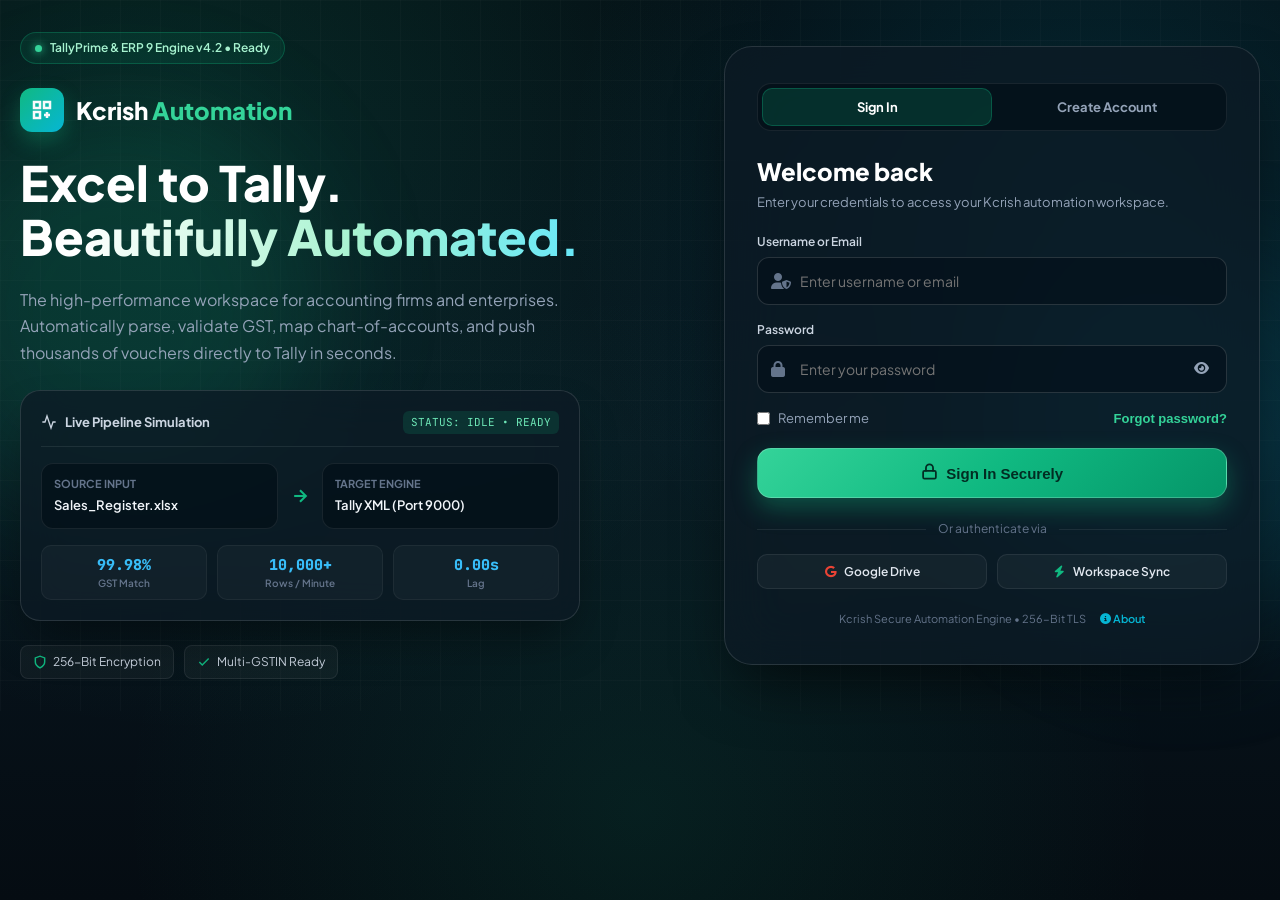
<file: index.html>
<!DOCTYPE html>
<html lang="en">
<head>
<meta charset="utf-8">
<meta name="viewport" content="width=device-width, initial-scale=1.0">
<meta name="description" content="Kcrish Automation Workspace - Enterprise Grade Excel to Tally Processing Engine">
<meta name="theme-color" content="#061219">
<title>Kcrish • Excel to Tally Automation Suite</title>
<script src="https://accounts.google.com/gsi/client" async defer></script>
<link rel="preconnect" href="https://fonts.googleapis.com">
<link rel="preconnect" href="https://fonts.gstatic.com" crossorigin>
<link href="https://fonts.googleapis.com/css2?family=Plus+Jakarta+Sans:wght@400;500;600;700;800&family=JetBrains+Mono:wght@400;600&display=swap" rel="stylesheet">
<link rel="stylesheet" href="https://cdnjs.cloudflare.com/ajax/libs/font-awesome/6.4.0/css/all.min.css">
<style>
:root {
  --primary: #10b981;
  --primary-hover: #059669;
  --primary-light: #34d399;
  --primary-glow: rgba(16, 185, 129, 0.35);
  --cyan: #06b6d4;
  --bg-dark: #061118;
  --bg-card: rgba(12, 26, 36, 0.75);
  --border-card: rgba(255, 255, 255, 0.12);
  --border-input: rgba(255, 255, 255, 0.14);
  --text-main: #f8fafc;
  --text-muted: #94a3b8;
  --text-dim: #64748b;
  --danger: #ef4444;
  --warning: #f59e0b;
  --success: #10b981;
  --font-main: 'Plus Jakarta Sans', system-ui, -apple-system, sans-serif;
  --font-mono: 'JetBrains Mono', monospace;
}

* { box-sizing: border-box; margin: 0; padding: 0; }
html, body { min-height: 100%; }

body {
  font-family: var(--font-main);
  background-color: var(--bg-dark);
  color: var(--text-main);
  line-height: 1.5;
  position: relative;
  overflow-x: hidden;
  background-image: 
    radial-gradient(circle at 15% 15%, rgba(16, 185, 129, 0.15) 0%, transparent 45%),
    radial-gradient(circle at 85% 20%, rgba(6, 182, 212, 0.14) 0%, transparent 40%),
    radial-gradient(circle at 50% 90%, rgba(16, 185, 129, 0.1) 0%, transparent 50%),
    linear-gradient(180deg, #050e14 0%, #081620 50%, #050c12 100%);
  background-attachment: fixed;
  display: flex;
  flex-direction: column;
  justify-content: center;
  align-items: center;
  padding: 32px 16px;
  opacity: 0;
  transform: translateY(8px);
  transition: opacity 0.4s ease-in-out, transform 0.4s ease-in-out;
}

body.page-loaded { opacity: 1; transform: translateY(0); }
body.page-exiting { opacity: 0; transform: translateY(-8px); }

.orb { position: fixed; border-radius: 50%; pointer-events: none; z-index: 0; filter: blur(60px); will-change: transform; }
.orb-1 { width: 400px; height: 400px; left: -80px; top: 15%; background: rgba(16, 185, 129, 0.14); }
.orb-2 { width: 380px; height: 380px; right: -90px; bottom: 10%; background: rgba(6, 182, 212, 0.12); }

.grid-bg {
  position: fixed; inset: 0; background-size: 40px 40px;
  background-image: linear-gradient(to right, rgba(255, 255, 255, 0.02) 1px, transparent 1px),
                    linear-gradient(to bottom, rgba(255, 255, 255, 0.02) 1px, transparent 1px);
  pointer-events: none; z-index: 0;
}

.shell {
  position: relative; z-index: 1; width: 100%; max-width: 1240px; margin: auto;
  display: grid; grid-template-columns: 1.15fr 0.95fr; gap: 56px; align-items: center;
}

.showcase { display: flex; flex-direction: column; gap: 24px; }
.badge {
  display: inline-flex; align-items: center; gap: 8px; padding: 6px 14px; border-radius: 999px;
  background: rgba(16, 185, 129, 0.1); border: 1px solid rgba(16, 185, 129, 0.28);
  color: #a7f3d0; font-size: 12px; font-weight: 600; width: fit-content;
}
.pulse-dot { width: 7px; height: 7px; border-radius: 50%; background-color: var(--primary-light); box-shadow: 0 0 8px var(--primary-light); }

.brand-header { display: flex; align-items: center; gap: 12px; }
.brand-logo-icon {
  width: 44px; height: 44px; border-radius: 12px; background: linear-gradient(135deg, #10b981 0%, #06b6d4 100%);
  display: flex; align-items: center; justify-content: center; box-shadow: 0 8px 20px rgba(16, 185, 129, 0.3);
}
.brand-title { font-size: 24px; font-weight: 800; color: #ffffff; }
.brand-title span { color: var(--primary-light); }

h1 { font-size: clamp(34px, 3.8vw, 54px); line-height: 1.1; font-weight: 800; color: #ffffff; }
.gradient-text { background: linear-gradient(90deg, #ffffff 10%, #a7f3d0 60%, #67e8f9 100%); -webkit-background-clip: text; background-clip: text; color: transparent; }
.desc { color: var(--text-muted); font-size: 16px; line-height: 1.65; max-width: 580px; }

.sync-preview-card {
  background: var(--bg-card); border: 1px solid var(--border-card); border-radius: 20px; padding: 20px;
  box-shadow: 0 24px 48px -12px rgba(0, 0, 0, 0.45); backdrop-filter: blur(20px); display: flex; flex-direction: column; gap: 16px; max-width: 560px;
}
.sync-card-header { display: flex; align-items: center; justify-content: space-between; border-bottom: 1px solid rgba(255, 255, 255, 0.08); padding-bottom: 12px; }
.sync-title { font-size: 13px; font-weight: 700; color: #cbd5e1; display: flex; align-items: center; gap: 8px; }
.sync-status-tag { font-size: 11px; font-family: var(--font-mono); background: rgba(16, 185, 129, 0.15); color: #6ee7b7; padding: 3px 8px; border-radius: 6px; }

.sync-flow { display: grid; grid-template-columns: 1fr auto 1fr; align-items: center; gap: 12px; }
.sync-node { background: rgba(3, 14, 23, 0.6); border: 1px solid rgba(255, 255, 255, 0.08); border-radius: 12px; padding: 12px; display: flex; flex-direction: column; gap: 4px; }
.sync-node-label { font-size: 11px; text-transform: uppercase; color: var(--text-dim); font-weight: 700; }
.sync-node-val { font-size: 13px; font-weight: 600; color: #f1f5f9; display: flex; align-items: center; gap: 6px; }
.sync-arrow { color: var(--primary); display: flex; align-items: center; justify-content: center; }

.sync-metrics { display: grid; grid-template-columns: repeat(3, 1fr); gap: 10px; }
.metric-box { background: rgba(255, 255, 255, 0.03); border: 1px solid rgba(255, 255, 255, 0.05); border-radius: 10px; padding: 8px 12px; text-align: center; }
.metric-box .val { font-size: 15px; font-weight: 800; color: #38bdf8; font-family: var(--font-mono); }
.metric-box .lbl { font-size: 10px; color: var(--text-dim); font-weight: 600; }

.pills { display: flex; flex-wrap: wrap; gap: 10px; }
.pill { padding: 7px 12px; border-radius: 8px; background: rgba(255, 255, 255, 0.04); border: 1px solid rgba(255, 255, 255, 0.08); font-size: 12px; color: #cbd5e1; display: flex; align-items: center; gap: 6px; }
.pill svg { color: var(--primary); }

.login-card {
  position: relative; background: var(--bg-card); border: 1px solid var(--border-card); border-radius: 28px; padding: 36px 32px;
  box-shadow: 0 30px 60px -15px rgba(0, 0, 0, 0.6); backdrop-filter: blur(28px); overflow: hidden;
}

.tabs-container {
  display: grid; grid-template-columns: 1fr 1fr; background: rgba(3, 14, 23, 0.6); padding: 4px; border-radius: 14px;
  border: 1px solid rgba(255, 255, 255, 0.08); margin-bottom: 22px;
}
.tab-btn {
  border: none; background: transparent; color: var(--text-muted); padding: 10px 12px; border-radius: 10px;
  font-weight: 700; font-size: 13px; font-family: inherit; cursor: pointer; display: flex; align-items: center; justify-content: center; gap: 8px;
}
.tab-btn.active { color: #ffffff; background: rgba(16, 185, 129, 0.18); border: 1px solid rgba(16, 185, 129, 0.3); }

.auth-header { margin-bottom: 20px; }
.auth-header h2 { font-size: 24px; font-weight: 800; color: #ffffff; }
.auth-header p { color: var(--text-muted); font-size: 13px; margin-top: 4px; }

.form-group { margin-bottom: 16px; position: relative; }
.form-label { display: block; font-size: 12px; font-weight: 600; color: #cbd5e1; margin-bottom: 6px; }
.input-wrapper { position: relative; display: flex; align-items: center; }
.input-icon { position: absolute; left: 14px; color: var(--text-dim); pointer-events: none; }
.form-input {
  width: 100%; height: 48px; border-radius: 12px; border: 1px solid var(--border-input); background: rgba(3, 14, 23, 0.55);
  color: #ffffff; padding: 0 42px 0 42px; font-family: inherit; font-size: 14px; outline: none;
}
.form-input:focus { border-color: var(--primary); box-shadow: 0 0 0 3px var(--primary-glow); }

.eye-toggle {
  position: absolute; right: 10px; width: 32px; height: 32px; border-radius: 8px; border: none; background: transparent;
  color: var(--text-muted); cursor: pointer; display: flex; align-items: center; justify-content: center;
}

.signup-extra-fields { display: none; }
.form-options { display: flex; justify-content: space-between; align-items: center; font-size: 13px; margin: 6px 0 20px; color: var(--text-muted); }
.checkbox-wrap { display: flex; align-items: center; gap: 8px; cursor: pointer; }
.link-btn { background: none; border: none; color: var(--primary-light); font-size: 13px; font-weight: 600; cursor: pointer; }

.btn-submit {
  width: 100%; height: 50px; border-radius: 14px; border: 1px solid rgba(255, 255, 255, 0.2);
  background: linear-gradient(135deg, #34d399 0%, #10b981 50%, #059669 100%); color: #022c22; font-size: 15px; font-weight: 800;
  cursor: pointer; display: flex; align-items: center; justify-content: center; gap: 8px; box-shadow: 0 10px 25px var(--primary-glow);
}
.spinner { display: none; width: 18px; height: 18px; border: 2px solid rgba(2, 44, 34, 0.3); border-top-color: #022c22; border-radius: 50%; animation: spin 0.7s linear infinite; }
@keyframes spin { to { transform: rotate(360deg); } }

.status-box { min-height: 20px; margin-top: 14px; padding: 10px 12px; border-radius: 10px; font-size: 13px; font-weight: 600; display: none; }
.status-box.error { background: rgba(239, 68, 68, 0.12); border: 1px solid rgba(239, 68, 68, 0.3); color: #fca5a5; }
.status-box.success { background: rgba(16, 185, 129, 0.15); border: 1px solid rgba(16, 185, 129, 0.35); color: #6ee7b7; }

.auth-divider { display: flex; align-items: center; gap: 12px; margin: 22px 0 16px; color: var(--text-dim); font-size: 12px; }
.auth-divider::before, .auth-divider::after { content: ""; flex: 1; height: 1px; background: rgba(255, 255, 255, 0.08); }

.sso-grid { display: grid; grid-template-columns: 1fr 1fr; gap: 10px; }
.sso-btn {
  background: rgba(255, 255, 255, 0.04); border: 1px solid rgba(255, 255, 255, 0.08); border-radius: 10px; padding: 9px 12px;
  color: #e2e8f0; font-size: 12px; font-weight: 600; font-family: inherit; cursor: pointer; display: flex; align-items: center; justify-content: center; gap: 8px;
}

.card-foot { text-align: center; margin-top: 22px; font-size: 11px; color: var(--text-dim); display: flex; align-items: center; justify-content: center; gap: 6px; }
.card-foot a { color: var(--cyan); text-decoration: none; font-weight: 600; margin-left: 8px; }

/* 6-Digit Split OTP Boxes Layout */
.otp-inputs-container {
  display: flex;
  align-items: center;
  justify-content: center;
  gap: 8px;
  margin: 20px 0;
}

.otp-box {
  width: 45px;
  height: 52px;
  text-align: center;
  font-size: 22px;
  font-weight: 700;
  font-family: var(--font-mono);
  color: #ffffff;
  background: rgba(3, 14, 23, 0.7);
  border: 1px solid var(--border-input);
  border-radius: 12px;
  outline: none;
  transition: all 0.2s ease;
}

.otp-box:focus {
  border-color: var(--primary);
  background: rgba(3, 14, 23, 0.95);
  box-shadow: 0 0 0 3px var(--primary-glow);
}

.otp-separator {
  color: var(--text-dim);
  font-size: 20px;
  font-weight: 700;
  margin: 0 2px;
}

.modal-overlay {
  position: fixed; inset: 0; background: rgba(0, 0, 0, 0.7); backdrop-filter: blur(8px);
  display: none; align-items: center; justify-content: center; z-index: 100; padding: 16px;
}
.modal-overlay.open { display: flex; }
.modal-box {
  background: #091722; border: 1px solid rgba(255, 255, 255, 0.15); border-radius: 20px;
  width: 100%; max-width: 440px; padding: 28px; position: relative;
}
.modal-close-btn {
  position: absolute; top: 18px; right: 18px; background: rgba(255, 255, 255, 0.06); border: none; color: #94a3b8;
  width: 32px; height: 32px; border-radius: 50%; cursor: pointer; display: flex; align-items: center; justify-content: center;
}
.modal-box h3 { font-size: 20px; font-weight: 800; color: #ffffff; margin-bottom: 8px; }
.modal-box p { color: var(--text-muted); font-size: 13px; margin-bottom: 20px; }
</style>
</head>
<body>

<div class="grid-bg"></div>
<div class="orb orb-1"></div>
<div class="orb orb-2"></div>

<main class="shell">
  <section class="showcase">
    <div class="badge"><span class="pulse-dot"></span><span>TallyPrime &amp; ERP 9 Engine v4.2 • Ready</span></div>
    <div class="brand-header">
      <div class="brand-logo-icon"><svg width="24" height="24" viewBox="0 0 24 24" fill="none" stroke="currentColor" stroke-width="2.5"><path d="M4 4h6v6H4z"/><path d="M14 4h6v6h-6z"/><path d="M4 14h6v6H4z"/><path d="M17 14v6"/><path d="M14 17h6"/></svg></div>
      <div class="brand-title">Kcrish <span>Automation</span></div>
    </div>
    <h1>Excel to Tally.<br><span class="gradient-text">Beautifully Automated.</span></h1>
    <p class="desc">The high-performance workspace for accounting firms and enterprises. Automatically parse, validate GST, map chart-of-accounts, and push thousands of vouchers directly to Tally in seconds.</p>
    
    <div class="sync-preview-card">
      <div class="sync-card-header">
        <span class="sync-title"><svg width="16" height="16" viewBox="0 0 24 24" fill="none" stroke="currentColor" stroke-width="2"><polyline points="22 12 18 12 15 21 9 3 6 12 2 12"></polyline></svg> Live Pipeline Simulation</span>
        <span class="sync-status-tag">STATUS: IDLE • READY</span>
      </div>
      <div class="sync-flow">
        <div class="sync-node"><span class="sync-node-label">Source Input</span><span class="sync-node-val">Sales_Register.xlsx</span></div>
        <div class="sync-arrow"><svg width="20" height="20" viewBox="0 0 24 24" fill="none" stroke="currentColor" stroke-width="2.5"><line x1="5" y1="12" x2="19" y2="12"></line><polyline points="12 5 19 12 12 19"></polyline></svg></div>
        <div class="sync-node"><span class="sync-node-label">Target Engine</span><span class="sync-node-val">Tally XML (Port 9000)</span></div>
      </div>
      <div class="sync-metrics">
        <div class="metric-box"><div class="val">99.98%</div><div class="lbl">GST Match</div></div>
        <div class="metric-box"><div class="val">10,000+</div><div class="lbl">Rows / Minute</div></div>
        <div class="metric-box"><div class="val">0.00s</div><div class="lbl">Lag</div></div>
      </div>
    </div>

    <div class="pills">
      <span class="pill"><svg width="14" height="14" viewBox="0 0 24 24" fill="none" stroke="currentColor" stroke-width="2.5"><path d="M12 22s8-4 8-10V5l-8-3-8 3v7c0 6 8 10 8 10z"></path></svg> 256-Bit Encryption</span>
      <span class="pill"><svg width="14" height="14" viewBox="0 0 24 24" fill="none" stroke="currentColor" stroke-width="2.5"><polyline points="20 6 9 17 4 12"></polyline></svg> Multi-GSTIN Ready</span>
    </div>
  </section>

  <section class="login-card">
    <div class="tabs-container" role="tablist">
      <button type="button" class="tab-btn active" id="loginTab">Sign In</button>
      <button type="button" class="tab-btn" id="signupTab">Create Account</button>
    </div>

    <div class="auth-header">
      <h2 id="authTitle">Welcome back</h2>
      <p id="authSubtitle">Enter your credentials to access your Kcrish automation workspace.</p>
    </div>

    <form id="form" novalidate>
      <div class="form-group signup-extra-fields" id="groupFullName">
        <label class="form-label" for="fullName">Full Name</label>
        <div class="input-wrapper">
          <input id="fullName" class="form-input" type="text" placeholder="Ashok Gitiyal">
          <span class="input-icon"><i class="fa-solid fa-user"></i></span>
        </div>
      </div>

      <div class="form-group signup-extra-fields" id="groupEmail">
        <label class="form-label" for="signupEmail">Work Email (For OTP)</label>
        <div class="input-wrapper">
          <input id="signupEmail" class="form-input" type="email" placeholder="name@company.com">
          <span class="input-icon"><i class="fa-solid fa-envelope"></i></span>
        </div>
      </div>

      <div class="form-group">
        <label class="form-label" for="user">Username or Email</label>
        <div class="input-wrapper">
          <input id="user" class="form-input" type="text" placeholder="Enter username or email" required>
          <span class="input-icon"><i class="fa-solid fa-user-shield"></i></span>
        </div>
      </div>

      <div class="form-group">
        <label class="form-label" for="pass">Password</label>
        <div class="input-wrapper">
          <input id="pass" class="form-input" type="password" placeholder="Enter your password" required>
          <span class="input-icon"><i class="fa-solid fa-lock"></i></span>
          <button type="button" id="eyeBtn" class="eye-toggle"><i class="fa-solid fa-eye"></i></button>
        </div>
      </div>

      <div class="form-options">
        <label class="checkbox-wrap"><input type="checkbox" id="rememberMe"><span id="rememberLabel">Remember me</span></label>
        <button type="button" class="link-btn" id="forgotBtn">Forgot password?</button>
      </div>

      <button type="submit" class="btn-submit" id="submitBtn">
        <div class="spinner" id="spinner"></div>
        <span id="submitIcon">
          <svg width="17" height="17" viewBox="0 0 24 24" fill="none" stroke="currentColor" stroke-width="2.5" stroke-linecap="round" stroke-linejoin="round">
            <rect x="3" y="11" width="18" height="11" rx="2" ry="2"></rect>
            <path d="M7 11V7a5 5 0 0 1 10 0v4"></path>
          </svg>
        </span>
        <span id="submitLabel">Sign In Securely</span>
      </button>

      <div class="status-box" id="statusBox"></div>

      <div class="auth-divider">Or authenticate via</div>
      <div class="sso-grid">
        <button type="button" class="sso-btn" id="googleSsoBtn"><i class="fa-brands fa-google" style="color:#ea4335;"></i> Google Drive</button>
        <button type="button" class="sso-btn" id="tallySsoBtn"><i class="fa-solid fa-bolt" style="color:#10b981;"></i> Workspace Sync</button>
      </div>
    </form>

    <div class="card-foot">
      <span>Kcrish Secure Automation Engine • 256-Bit TLS</span>
      <a href="about.html"><i class="fa-solid fa-circle-info"></i> About</a>
    </div>
  </section>
</main>

<!-- Security Check & 6-Box Split OTP Verification Modal -->
<div class="modal-overlay" id="otpModal" role="dialog" aria-modal="true" aria-labelledby="otpHeading">
  <div class="modal-box">
    <button type="button" class="modal-close-btn" id="otpCloseBtn" aria-label="Close modal">✕</button>
    <h3 id="otpHeading">Security Verification</h3>
    <p id="otpSubText">Enter your code. We sent a 6-digit code to verify your email.</p>
    
    <form id="otpForm" novalidate>
      <div class="form-group">
        <label class="form-label" style="text-align: center;">Enter the 6-digit code</label>
        
        <div class="otp-inputs-container">
          <input type="text" class="otp-box" maxlength="1" pattern="[0-9]" inputmode="numeric" required autocomplete="one-time-code" />
          <input type="text" class="otp-box" maxlength="1" pattern="[0-9]" inputmode="numeric" required />
          <input type="text" class="otp-box" maxlength="1" pattern="[0-9]" inputmode="numeric" required />
          <span class="otp-separator">-</span>
          <input type="text" class="otp-box" maxlength="1" pattern="[0-9]" inputmode="numeric" required />
          <input type="text" class="otp-box" maxlength="1" pattern="[0-9]" inputmode="numeric" required />
          <input type="text" class="otp-box" maxlength="1" pattern="[0-9]" inputmode="numeric" required />
        </div>
        <div style="text-align: center; font-size: 11px; color: var(--text-dim); margin-top: -6px;">Tip: paste to fill every box at once.</div>
      </div>

      <button type="submit" class="btn-submit" style="height: 46px; font-size: 14px;">Verify &amp; Continue</button>
      <div class="status-box" id="otpStatusBox" style="margin-top: 12px;"></div>
    </form>
  </div>
</div>

<script>
(() => {
  const $ = id => document.getElementById(id);
  let isSignup = false;
  const APPS_SCRIPT_URL = "https://script.google.com/macros/s/AKfycbyHmWpBKGd94Qj7NbGAweH5SZHeHUkVIw8lDBAA5HFqAy56dW2RkdTeXQ3eQRSIHwEmgQ/exec";
  const CLIENT_ID = "306902298167-6o9o8o84955pu92k5k07u5al7djhp6op.apps.googleusercontent.com";
  const SCOPES = "https://www.googleapis.com/auth/drive.file";
  let tokenClient;
  let targetEmail = "";

  window.addEventListener("DOMContentLoaded", () => {
    document.body.classList.add("page-loaded");
  });

  window.onload = function() {
    let savedToken = localStorage.getItem("google_access_token");
    if(savedToken && localStorage.getItem("client_username")) {
      window.location.href = "dashboard.html";
    }

    if (typeof google !== 'undefined' && google.accounts) {
      tokenClient = google.accounts.oauth2.initTokenClient({
        client_id: CLIENT_ID,
        scope: SCOPES,
        callback: (response) => {
          if (response.error !== undefined) {
            showStatus("Google Authentication failed.", "error");
            return;
          }
          localStorage.setItem("google_access_token", response.access_token);
          const gUser = "Google_User_Drive";
          localStorage.setItem("client_username", gUser);
          localStorage.setItem("active_user_folder", `/Kcrish_Data/Users/${gUser}/`);
          window.location.href = "dashboard.html";
        },
      });
    }
  };

  const setAuthMode = (signup) => {
    isSignup = signup;
    if ($('loginTab')) $('loginTab').classList.toggle('active', !signup);
    if ($('signupTab')) $('signupTab').classList.toggle('active', signup);
    if ($('authTitle')) $('authTitle').textContent = signup ? 'Create Account' : 'Welcome back';
    if ($('authSubtitle')) $('authSubtitle').textContent = signup 
      ? 'Get started with high-speed automated Excel to Tally integration.' 
      : 'Enter your credentials to access your Kcrish automation workspace.';
    if ($('submitLabel')) $('submitLabel').textContent = signup ? 'Continue with Email OTP' : 'Sign In Securely';
    
    document.querySelectorAll('.signup-extra-fields').forEach(el => el.style.display = signup ? 'block' : 'none');
    if ($('forgotBtn')) $('forgotBtn').style.display = signup ? 'none' : 'inline-block';
    if ($('statusBox')) $('statusBox').style.display = 'none';
  };

  if ($('loginTab')) $('loginTab').addEventListener('click', () => setAuthMode(false));
  if ($('signupTab')) $('signupTab').addEventListener('click', () => setAuthMode(true));

  if ($('eyeBtn')) {
    $('eyeBtn').addEventListener('click', () => {
      const pass = $('pass');
      if (pass) pass.type = pass.type === 'password' ? 'text' : 'password';
    });
  }

  const formEl = $('form');
  if (formEl) {
    formEl.addEventListener('submit', async (e) => {
      e.preventDefault();
      const username = $('user') ? $('user').value.trim() : '';
      const password = $('pass') ? $('pass').value : '';

      let payload = {
        action: isSignup ? 'signup' : 'login',
        username: username,
        password: password
      };

      if (isSignup) {
        payload.fullName = $('fullName') ? $('fullName').value.trim() : '';
        payload.email = $('signupEmail') ? $('signupEmail').value.trim() : '';
        targetEmail = payload.email;
        if (!payload.fullName) {
          showStatus('Please enter your full name.', 'error');
          return;
        }
        if (!payload.email || !/^[^\s@]+@[^\s@]+\.[^\s@]+$/.test(payload.email)) {
          showStatus('Please enter a valid work email address.', 'error');
          return;
        }
        if (!username) {
          showStatus('Please choose a username.', 'error');
          return;
        }
        if (password.length < 8) {
          showStatus('Password must be at least 8 characters long.', 'error');
          return;
        }
      } else {
        targetEmail = username;
        if (!username || !password) {
          showStatus('Please enter both username and password.', 'error');
          return;
        }
      }

      if ($('submitBtn')) $('submitBtn').disabled = true;
      if ($('spinner')) $('spinner').style.display = 'block';
      if ($('submitIcon')) $('submitIcon').style.display = 'none';
      if ($('submitLabel')) $('submitLabel').textContent = 'Processing & Sending OTP...';

      try {
        const res = await fetch(APPS_SCRIPT_URL, { method: 'POST', body: JSON.stringify(payload) });
        const result = await res.json();

        if ($('submitBtn')) $('submitBtn').disabled = false;
        if ($('spinner')) $('spinner').style.display = 'none';
        if ($('submitIcon')) $('submitIcon').style.display = 'inline-flex';
        if ($('submitLabel')) $('submitLabel').textContent = isSignup ? 'Continue with Email OTP' : 'Sign In Securely';

        if (result.success) {
          if (result.requiresOtp || isSignup) {
            if (result.email) targetEmail = result.email;
            if ($('otpHeading')) $('otpHeading').textContent = isSignup ? 'Email Verification OTP' : 'Login Verification OTP';
            if ($('otpModal')) $('otpModal').classList.add('open');
            showStatus(result.message, 'success');
          } else {
            localStorage.setItem('client_username', result.username || username);
            localStorage.setItem('active_user_folder', result.folderPath);
            window.location.href = 'dashboard.html';
          }
        } else {
          showStatus(result.message, 'error');
        }
      } catch (err) {
        if ($('submitBtn')) $('submitBtn').disabled = false;
        if ($('spinner')) $('spinner').style.display = 'none';
        if ($('submitIcon')) $('submitIcon').style.display = 'inline-flex';
        if ($('submitLabel')) $('submitLabel').textContent = isSignup ? 'Continue with Email OTP' : 'Sign In Securely';
        showStatus('Network connection error. Please try again.', 'error');
      }
    });
  }

  // 6-Box OTP Auto-navigation, Auto-submit on 6th digit, and Paste Logic
  const otpBoxes = document.querySelectorAll('.otp-box');
  otpBoxes.forEach((box, index) => {
    box.addEventListener('input', (e) => {
      const val = e.target.value;
      if (val && index < otpBoxes.length - 1) {
        otpBoxes[index + 1].focus();
      }

      let currentOtp = '';
      otpBoxes.forEach(b => { currentOtp += b.value.trim(); });
      if (currentOtp.length === 6) {
        if (otpFormEl) otpFormEl.requestSubmit ? otpFormEl.requestSubmit() : otpFormEl.dispatchEvent(new Event('submit', { cancelable: true }));
      }
    });

    box.addEventListener('keydown', (e) => {
      if (e.key === 'Backspace' && !box.value && index > 0) {
        otpBoxes[index - 1].focus();
      }
    });

    box.addEventListener('paste', (e) => {
      e.preventDefault();
      const pasteData = e.clipboardData.getData('text').trim();
      if (pasteData.length === otpBoxes.length) {
        otpBoxes.forEach((b, idx) => {
          b.value = pasteData[idx];
        });
        otpBoxes[otpBoxes.length - 1].focus();
        if (otpFormEl) otpFormEl.requestSubmit ? otpFormEl.requestSubmit() : otpFormEl.dispatchEvent(new Event('submit', { cancelable: true }));
      }
    });
  });

  const otpFormEl = $('otpForm');
  if (otpFormEl) {
    otpFormEl.addEventListener('submit', async (e) => {
      e.preventDefault();
      let otp = '';
      otpBoxes.forEach(box => { otp += box.value.trim(); });

      const box = $('otpStatusBox');
      if (box) box.style.display = 'flex';

      if (otp.length !== 6) {
        if (box) {
          box.className = 'status-box error';
          box.innerHTML = '<span>Please enter a valid 6-digit verification code.</span>';
        }
        return;
      }

      try {
        const res = await fetch(APPS_SCRIPT_URL, {
          method: 'POST',
          body: JSON.stringify({ action: 'verify_otp', identifier: targetEmail, otp: otp })
        });
        const result = await res.json();

        if (result.success) {
          if (box) {
            box.className = 'status-box success';
            box.innerHTML = `<span>${result.message}</span>`;
          }
          localStorage.setItem('client_username', result.username);
          localStorage.setItem('active_user_folder', result.folderPath);
          setTimeout(() => { window.location.href = 'dashboard.html'; }, 1000);
        } else {
          if (box) {
            box.className = 'status-box error';
            box.innerHTML = `<span>${result.message}</span>`;
          }
        }
      } catch (err) {
        if (box) {
          box.className = 'status-box error';
          box.innerHTML = '<span>Verification failed. Please check your connection.</span>';
        }
      }
    });
  }

  if ($('otpCloseBtn')) {
    $('otpCloseBtn').addEventListener('click', () => { 
      if ($('otpModal')) $('otpModal').classList.remove('open'); 
    });
  }

  if ($('googleSsoBtn')) {
    $('googleSsoBtn').addEventListener('click', () => {
      if (tokenClient) {
        tokenClient.requestAccessToken({ prompt: 'consent' });
      } else {
        const googleUser = 'Google_User_Drive';
        localStorage.setItem('client_username', googleUser);
        localStorage.setItem('active_user_folder', `/Kcrish_Data/Users/${googleUser}/`);
        window.location.href = 'dashboard.html';
      }
    });
  }

  function showStatus(msg, type) {
    const box = $('statusBox');
    if (!box) return;
    box.style.display = 'block';
    box.className = 'status-box ' + type;
    box.innerText = msg;
  }
})();
</script>
</body>
</html>
</file>
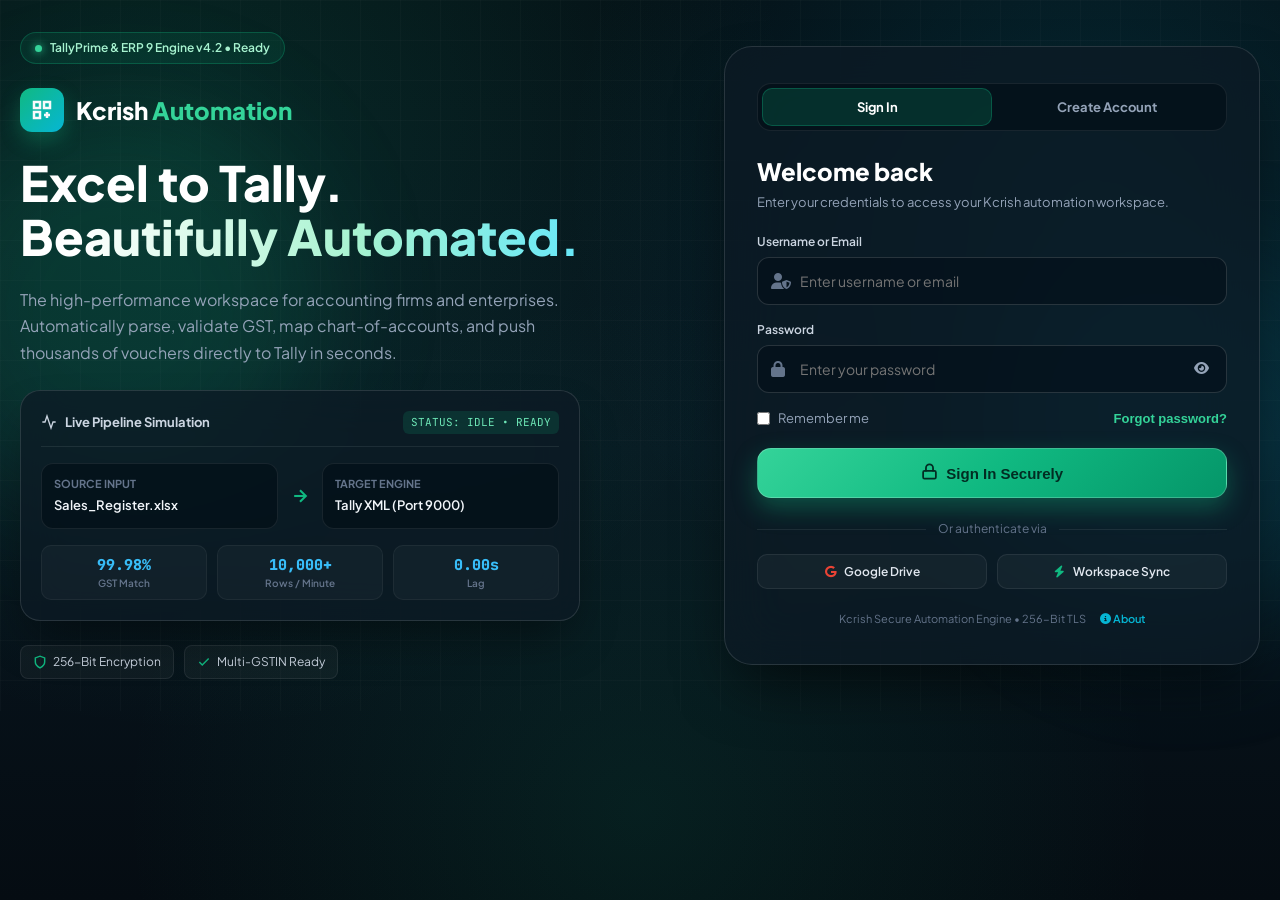
<file: about.html>
<!DOCTYPE html>
<html lang="hi">
<head>
  <meta charset="UTF-8" />
  <meta name="viewport" content="width=device-width, initial-scale=1.0" />
  <title>Kcrish Workspace • About & Active Shortcuts</title>
  <link href="https://fonts.googleapis.com/css2?family=Inter:wght@400;500;600;700&display=swap" rel="stylesheet">
  <link rel="stylesheet" href="https://cdnjs.cloudflare.com/ajax/libs/font-awesome/6.4.0/css/all.min.css">
  <link rel="stylesheet" href="style.css">
  <style>
    /* Page-specific overrides */
    .container-grid-about {
      width: 100%; display: grid; grid-template-columns: 1fr 1fr; gap: 20px;
    }
    .shortcut-table {
      width: 100%; border-collapse: collapse; margin-top: 10px; font-size: 13px;
    }
    .shortcut-table th, .shortcut-table td {
      padding: 10px 12px; border-bottom: 1px solid #f1f5f9; text-align: left;
    }
    .shortcut-table th { color: #334155; font-size: 12px; background: #f8fafc; font-weight: 700; }
    .shortcut-table tr:hover { background: #f8fafc; cursor: pointer; }
    kbd {
      background: #f1f5f9; border: 1px solid #cbd5e1;
      padding: 3px 8px; border-radius: 6px; font-family: monospace; font-size: 11px; color: #059669; font-weight: 600;
    }
    #shortcutToast {
      position: fixed; bottom: 24px; right: 24px; background: #064e3b; border: 1px solid #10b981;
      color: #ecfdf5; padding: 12px 20px; border-radius: 12px; font-size: 13px; font-weight: 600;
      box-shadow: 0 10px 25px rgba(0,0,0,0.15); display: none; z-index: 9999;
      animation: slideUp 0.3s ease;
    }
    @keyframes slideUp { from { transform: translateY(20px); opacity: 0; } to { transform: translateY(0); opacity: 1; } }
    @media(max-width: 1000px) { .container-grid-about { grid-template-columns: 1fr; } }
  </style>
</head>
<body>

<!-- Permanent Locked Sidebar Injector via sidebar.js -->
<main class="main-content">
  <div class="app-container">
    
    <div class="dashboard-header">
      <div style="display: flex; align-items: center; gap: 14px;">
        <button class="sidebar-toggle-btn" id="sidebarToggle" title="Toggle Sidebar">
          <i class="fa-solid fa-bars"></i>
        </button>
        <div>
          <h1>Kcrish Automation Suite</h1>
          <p>Architecture &amp; Functional Shortcuts Hub</p>
        </div>
      </div>
      <div class="header-actions">
        <div class="sync-badge"><span></span> Live Sync</div>
      </div>
    </div>

    <div class="container-grid-about">
      <!-- Left Panel: Engineering Philosophy & Architecture Learnings -->
      <section class="card">
        <h3 style="font-size: 15px; font-weight: 700; color: #0f172a; margin-bottom: 12px; display: flex; align-items: center; gap: 8px;">
          <i class="fa-solid fa-lightbulb" style="color:var(--primary)"></i> Engineering Philosophy &amp; Learnings
        </h3>
        <p style="font-size: 13px; color: #475569; line-height: 1.5;">The <strong>Kcrish Automation Suite</strong> was architected to bridge the gap between irregular supplier spreadsheets and structured accounting databases without relying on fragile server connections.</p>
        
        <div class="highlight-box" style="background: #f8fafc; border-left: 4px solid var(--primary); padding: 12px 16px; border-radius: 0 8px 8px 0; margin: 16px 0; font-size: 13px; color: #334155; border-top: 1px solid #e2e8f0; border-right: 1px solid #e2e8f0; border-bottom: 1px solid #e2e8f0;">
          <strong>Core Architectural Learning:</strong> Bypassing browser-to-desktop network ports in favor of <em>Client-side SheetJS Parsing + Standardized CSV Export</em> completely eliminates CORS errors and environment-specific security roadblocks.
        </div>

        <p style="font-size: 13px; font-weight: 700; color: #0f172a; margin-top: 14px;">System Stack &amp; Technologies:</p>
        <div style="margin-top: 8px;">
          <span class="tech-badge" style="display: inline-block; background: #eff6ff; border: 1px solid #bfdbfe; color: #1d4ed8; padding: 4px 10px; border-radius: 6px; font-size: 11px; font-family: monospace; margin-right: 6px; margin-bottom: 8px;">Vanilla HTML5 &amp; CSS3</span>
          <span class="tech-badge" style="display: inline-block; background: #eff6ff; border: 1px solid #bfdbfe; color: #1d4ed8; padding: 4px 10px; border-radius: 6px; font-size: 11px; font-family: monospace; margin-right: 6px; margin-bottom: 8px;">SheetJS (XLSX) Engine</span>
          <span class="tech-badge" style="display: inline-block; background: #eff6ff; border: 1px solid #bfdbfe; color: #1d4ed8; padding: 4px 10px; border-radius: 6px; font-size: 11px; font-family: monospace; margin-right: 6px; margin-bottom: 8px;">Smart Auto-Mapper</span>
          <span class="tech-badge" style="display: inline-block; background: #eff6ff; border: 1px solid #bfdbfe; color: #1d4ed8; padding: 4px 10px; border-radius: 6px; font-size: 11px; font-family: monospace; margin-right: 6px; margin-bottom: 8px;">LocalStorage Sessions</span>
        </div>
      </section>

      <!-- Right Panel: Master Shortcuts Reference & Interactive Control -->
      <section class="card">
        <h3 style="font-size: 15px; font-weight: 700; color: #0f172a; margin-bottom: 12px; display: flex; align-items: center; gap: 8px;">
          <i class="fa-solid fa-keyboard" style="color:var(--cyan)"></i> Suite Active Keyboard Shortcuts
        </h3>
        <p style="font-size: 13px; color: #475569; margin-bottom: 8px;">Press any of the shortcut keys below to instantly navigate modules or trigger suite actions:</p>
        
        <table class="shortcut-table">
          <thead>
            <tr>
              <th>Module / Navigation</th>
              <th>Active Shortcut</th>
              <th>Function</th>
            </tr>
          </thead>
          <tbody>
            <tr onclick="location.href='dashboard.html'">
              <td style="color:#0f172a; font-weight:600;">Dashboard</td>
              <td><kbd>Alt + D</kbd></td>
              <td>Jump to Analytics &amp; Overview</td>
            </tr>
            <tr onclick="location.href='converter.html'">
              <td style="color:#0f172a; font-weight:600;">Converter</td>
              <td><kbd>Alt + C</kbd></td>
              <td>Open Excel Normalizer</td>
            </tr>
            <tr onclick="location.href='ledger.html'">
              <td style="color:#0f172a; font-weight:600;">Ledgers</td>
              <td><kbd>Alt + L</kbd></td>
              <td>Manage Party Heads</td>
            </tr>
            <tr onclick="location.href='masters.html'">
              <td style="color:#0f172a; font-weight:600;">Masters</td>
              <td><kbd>Alt + M</kbd></td>
              <td>Database &amp; Inventories</td>
            </tr>
            <tr onclick="location.href='purchase.html'">
              <td style="color:#0f172a; font-weight:600;">Purchase Hub</td>
              <td><kbd>Alt + P</kbd></td>
              <td>Bulk Transaction Processor</td>
            </tr>
            <tr onclick="location.href='restore.html'">
              <td style="color:#0f172a; font-weight:600;">Restore Hub</td>
              <td><kbd>Alt + R</kbd></td>
              <td>Session &amp; Backup Manager</td>
            </tr>
            <tr onclick="triggerLogout()">
              <td style="color:#dc2626; font-weight:600;">Secure Logout</td>
              <td><kbd>Alt + Q</kbd></td>
              <td>Clear session and exit</td>
            </tr>
          </tbody>
        </table>

        <div class="highlight-box" style="border-left-color: var(--cyan); margin-top: 14px; background: #f8fafc; padding: 10px 14px; border-radius: 0 8px 8px 0; font-size: 12px; color: #475569; border-top: 1px solid #e2e8f0; border-right: 1px solid #e2e8f0; border-bottom: 1px solid #e2e8f0;">
          <em>Tip:</em> All shortcut keys are globally active across the suite modules when using <kbd>Alt</kbd> modifier keys.
        </div>
      </section>

      <!-- Full-Width Author Profile Card -->
      <section class="card" style="grid-column: 1 / -1; display: flex; flex-direction: column; gap: 18px;">
        <div style="display: flex; align-items: center; gap: 20px; flex-wrap: wrap;">
          
          <!-- Author Photo Container -->
          <div style="position: relative; width: 80px; height: 80px; border-radius: 50%; overflow: hidden; border: 2px solid #059669; box-shadow: 0 4px 12px rgba(5,150,105,0.2); flex-shrink: 0;">
            <img src="kcrish-saran.jpg" alt="Kcrish Saran" style="width: 100%; height: 100%; object-fit: cover;" onerror="this.style.display='none'; this.nextElementSibling.style.display='flex';">
            <div style="display: none; width: 100%; height: 100%; background: #ecfdf5; align-items: center; justify-content: center; color: #059669; font-size: 28px;">
              <i class="fa-solid fa-user"></i>
            </div>
          </div>

          <!-- Author Info & Profession -->
          <div style="flex: 1; min-width: 250px;">
            <h3 style="margin: 0 0 4px 0; display: flex; align-items: center; gap: 10px; font-size: 16px; font-weight: 700; color: #0f172a;">
              <i class="fa-solid fa-user-gear" style="color:#059669"></i> Kcrish Saran
            </h3>
            <p style="margin: 0 0 6px 0; font-size: 13px; color: #059669; font-weight: 600;">
              Professional Accountant &amp; Tally Automation Architect (Wine Shop Specialist)
            </p>
            <p style="margin: 0; font-size: 13px; color: #475569; line-height: 1.5;">
              Built by <strong>Kcrish Saran</strong> — bridging the gap between heavy compliance and lightning-fast execution. Mastered in high-precision <strong>Wine Shop Accounting &amp; Tally XML Automations</strong>, transforming complex spreadsheets into seamless, serverless workflows.
            </p>
          </div>
        </div>

        <!-- Action Links / Clickable Buttons -->
        <div style="display: flex; gap: 12px; flex-wrap: wrap; padding-top: 14px; border-top: 1px solid #e2e8f0;">
          <a href="https://github.com" target="_blank" class="btn-template" style="text-decoration: none;">
            <i class="fa-brands fa-github" style="color: #0f172a;"></i> GitHub Repository
          </a>
          <a href="dashboard.html" class="btn-template" style="text-decoration: none; border-color: #a7f3d0; color: #059669; background: #ecfdf5;">
            <i class="fa-solid fa-chart-line"></i> Open Automation Suite
          </a>
        </div>
      </section>
    </div>

  </div>
</main>

<div id="shortcutToast">Action Triggered!</div>

<script src="sidebar.js"></script>
<script>
  document.addEventListener("DOMContentLoaded", () => {
    const username = localStorage.getItem('client_username');
    if (!username) {
      window.location.href = 'index.html';
      return;
    }
  });

  function triggerLogout() {
    localStorage.removeItem('client_username');
    localStorage.removeItem('active_user_folder');
    window.location.href = 'index.html';
  }

  // Sidebar toggle handler
  document.getElementById('sidebarToggle')?.addEventListener('click', () => {
    document.body.classList.toggle('sidebar-collapsed');
  });

  function showToast(msg) {
    const toast = document.getElementById('shortcutToast');
    if(!toast) return;
    toast.textContent = msg;
    toast.style.display = 'block';
    setTimeout(() => { toast.style.display = 'none'; }, 2000);
  }

  // Active Keyboard Shortcut Listeners (Functional Shortcuts)
  window.addEventListener('keydown', (e) => {
    if (e.altKey) {
      const key = e.key.toLowerCase();
      if (key === 'd') {
        e.preventDefault();
        showToast('Shortcut Alt+D: Opening Dashboard...');
        setTimeout(() => location.href = 'dashboard.html', 400);
      } else if (key === 'c') {
        e.preventDefault();
        showToast('Shortcut Alt+C: Opening Converter...');
        setTimeout(() => location.href = 'converter.html', 400);
      } else if (key === 'l') {
        e.preventDefault();
        showToast('Shortcut Alt+L: Opening Ledgers...');
        setTimeout(() => location.href = 'ledger.html', 400);
      } else if (key === 'm') {
        e.preventDefault();
        showToast('Shortcut Alt+M: Opening Masters...');
        setTimeout(() => location.href = 'masters.html', 400);
      } else if (key === 'p') {
        e.preventDefault();
        showToast('Shortcut Alt+P: Opening Purchase Hub...');
        setTimeout(() => location.href = 'purchase.html', 400);
      } else if (key === 'r') {
        e.preventDefault();
        showToast('Shortcut Alt+R: Opening Restore Hub...');
        setTimeout(() => location.href = 'restore.html', 400);
      } else if (key === 'q') {
        e.preventDefault();
        showToast('Shortcut Alt+Q: Logging out...');
        setTimeout(() => triggerLogout(), 400);
      }
    }
  });
</script>
</body>
</html>
</file>
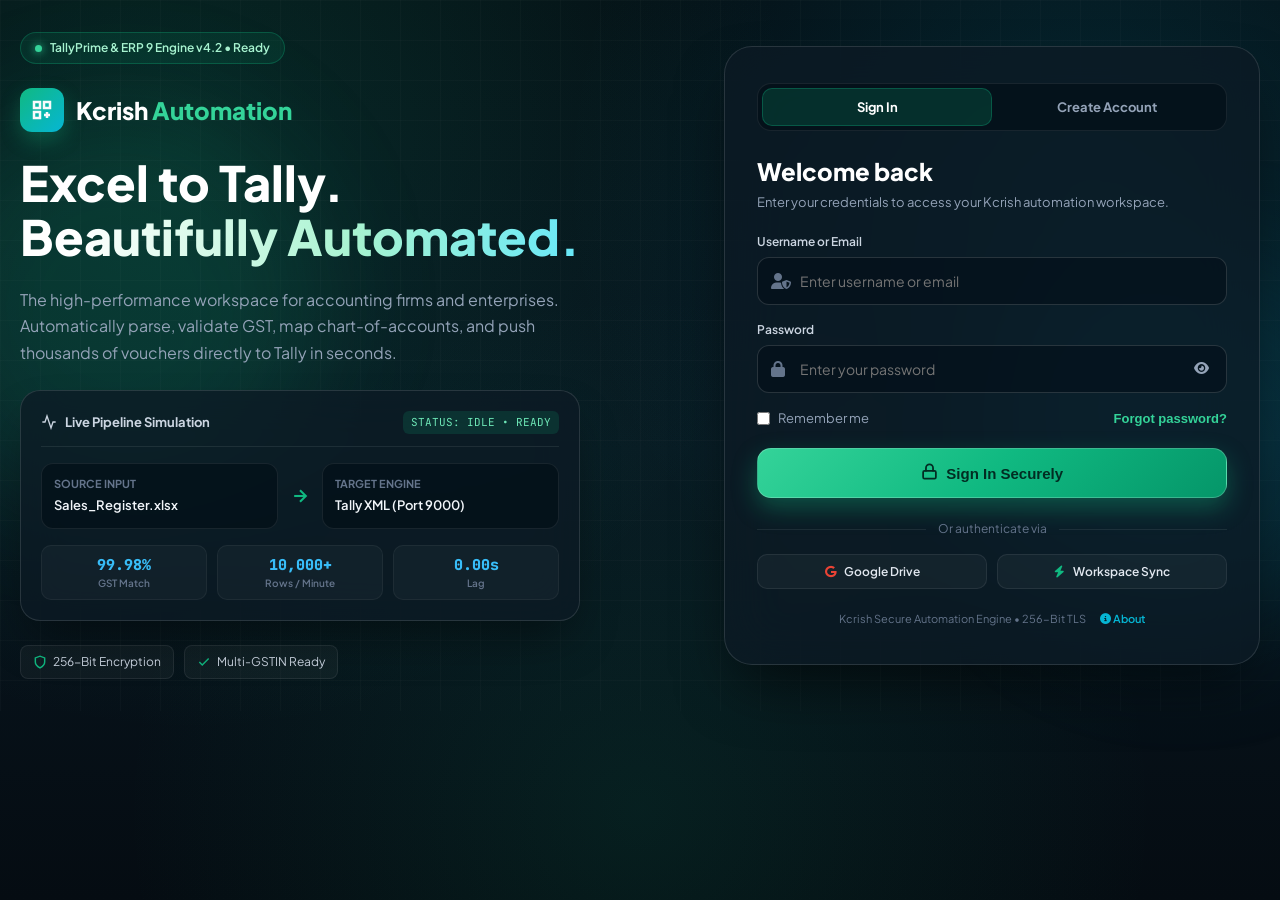
<file: dashboard.html>
<!DOCTYPE html>
<html lang="en">
<head>
<meta charset="utf-8">
<meta name="viewport" content="width=device-width, initial-scale=1.0">
<meta name="description" content="Kcrish Automation Suite - Enterprise Workspace Dashboard">
<meta name="theme-color" content="#061219">
<title>Kcrish Workspace • Enterprise Dashboard</title>
<link rel="preconnect" href="https://fonts.googleapis.com">
<link rel="preconnect" href="https://fonts.gstatic.com" crossorigin>
<link href="https://fonts.googleapis.com/css2?family=Plus+Jakarta+Sans:wght@400;500;600;700;800&family=JetBrains+Mono:wght@400;600&display=swap" rel="stylesheet">
<link rel="stylesheet" href="https://cdnjs.cloudflare.com/ajax/libs/font-awesome/6.4.0/css/all.min.css">
<style>
:root {
  --primary: #10b981;
  --primary-hover: #059669;
  --primary-light: #34d399;
  --cyan: #06b6d4;
  --bg-dark: #061118;
  --bg-card: rgba(12, 26, 36, 0.75);
  --border-card: rgba(255, 255, 255, 0.12);
  --text-main: #f8fafc;
  --text-muted: #94a3b8;
  --text-dim: #64748b;
  --font-main: 'Plus Jakarta Sans', system-ui, -apple-system, sans-serif;
  --font-mono: 'JetBrains Mono', monospace;
}

* { box-sizing: border-box; margin: 0; padding: 0; }

body {
  font-family: var(--font-main);
  background-color: var(--bg-dark);
  color: var(--text-main);
  min-height: 100vh;
  display: flex;
  background-image: 
    radial-gradient(circle at 15% 15%, rgba(16, 185, 129, 0.12) 0%, transparent 45%),
    radial-gradient(circle at 85% 20%, rgba(6, 182, 212, 0.1) 0%, transparent 40%),
    linear-gradient(180deg, #050e14 0%, #081620 100%);
  background-attachment: fixed;
  opacity: 0;
  transform: translateY(8px);
  transition: opacity 0.35s ease-in-out, transform 0.35s ease-in-out;
  overflow-x: hidden;
}

body.page-loaded {
  opacity: 1;
  transform: translateY(0);
}

body.page-exiting {
  opacity: 0;
  transform: translateY(-8px);
}

/* Permanent Fixed Sidebar matching your exact buttons & theme */
.sidebar {
  width: 260px;
  background: rgba(10, 22, 31, 0.95);
  border-right: 1px solid rgba(255, 255, 255, 0.08);
  backdrop-filter: blur(25px);
  -webkit-backdrop-filter: blur(25px);
  display: flex;
  flex-direction: column;
  padding: 16px 12px;
  position: fixed;
  top: 0;
  left: 0;
  height: 100vh;
  z-index: 50;
  overflow-y: auto;
  box-shadow: 10px 0 30px rgba(0, 0, 0, 0.5);
  transition: width 0.3s ease;
}

.brand-area {
  display: flex;
  align-items: center;
  gap: 10px;
  padding-bottom: 14px;
  border-bottom: 1px solid rgba(255, 255, 255, 0.08);
  margin-bottom: 14px;
}

.brand-logo {
  width: 38px; height: 38px; border-radius: 10px; background: linear-gradient(135deg, #10b981, #06b6d4);
  display: flex; align-items: center; justify-content: center; font-weight: 800; color: #022c22; font-size: 14px;
  box-shadow: 0 6px 16px rgba(16, 185, 129, 0.3);
  flex-shrink: 0;
}

.brand-title {
  font-size: 14px; font-weight: 800; color: #fff; letter-spacing: -0.01em; white-space: nowrap;
}
.brand-subtitle {
  font-size: 10px; color: var(--text-muted); white-space: nowrap;
}

/* Menu Section */
.menu-section-title {
  font-size: 9px; text-transform: uppercase; letter-spacing: 0.1em; color: var(--text-dim); font-weight: 700; margin: 10px 0 6px 8px;
}

.sidebar-nav {
  display: flex;
  flex-direction: column;
  gap: 3px;
}

.sidebar-link {
  display: flex;
  align-items: center;
  gap: 12px;
  padding: 9px 12px;
  border-radius: 10px;
  color: var(--text-muted);
  font-size: 12px;
  font-weight: 600;
  text-decoration: none;
  transition: all 0.2s ease;
  border: 1px solid transparent;
  white-space: nowrap;
}

.sidebar-link i {
  font-size: 14px;
  width: 18px;
  text-align: center;
  color: var(--text-dim);
  transition: color 0.2s;
  flex-shrink: 0;
}

.sidebar-link:hover, .sidebar-link.active {
  background: rgba(16, 185, 129, 0.12);
  border-color: rgba(16, 185, 129, 0.3);
  color: #fff;
}

.sidebar-link:hover i, .sidebar-link.active i {
  color: var(--primary-light);
}

/* Sidebar Collapse Modifier (Icon-Only Mode) */
body.sidebar-collapsed .sidebar {
  width: 72px;
  padding: 16px 8px;
}
body.sidebar-collapsed .brand-title,
body.sidebar-collapsed .brand-subtitle,
body.sidebar-collapsed .menu-section-title,
body.sidebar-collapsed .sidebar-link span,
body.sidebar-collapsed .user-name-text,
body.sidebar-collapsed .sidebar-user-btn i:last-child {
  display: none !important;
}
body.sidebar-collapsed .main-content {
  margin-left: 72px;
}
body.sidebar-collapsed .sidebar-user-btn {
  justify-content: center;
  padding: 10px;
}
body.sidebar-collapsed .sidebar-link {
  justify-content: center;
  padding: 11px;
}
body.sidebar-collapsed .brand-area {
  justify-content: center;
}

/* User Account Widget inside Sidebar */
.sidebar-user-btn {
  background: rgba(16, 185, 129, 0.08);
  border: 1px solid rgba(16, 185, 129, 0.25);
  border-radius: 12px;
  padding: 10px 12px;
  display: flex;
  align-items: center;
  justify-content: space-between;
  cursor: pointer;
  transition: all 0.2s;
  margin-bottom: 10px;
  color: #6ee7b7;
  font-family: inherit;
  width: 100%;
}
.sidebar-user-btn:hover {
  background: rgba(16, 185, 129, 0.15);
  border-color: rgba(16, 185, 129, 0.4);
  color: #fff;
}
.user-info-left {
  display: flex; align-items: center; gap: 8px; overflow: hidden;
}
.user-avatar-icon {
  width: 28px; height: 28px; border-radius: 50%; background: rgba(6, 182, 212, 0.2);
  display: flex; align-items: center; justify-content: center; color: var(--cyan); font-size: 12px; flex-shrink: 0;
}
.user-name-text {
  font-size: 12px; font-weight: 700; white-space: nowrap; overflow: hidden; text-overflow: ellipsis; max-width: 110px;
}

/* Main Content Area with Sticky Top Header Bar */
.main-content {
  margin-left: 260px;
  flex: 1;
  display: flex;
  flex-direction: column;
  min-height: 100vh;
  overflow-y: auto;
  transition: margin-left 0.3s ease;
}

.top-bar-header {
  background: rgba(10, 22, 31, 0.85);
  border-bottom: 1px solid rgba(255, 255, 255, 0.08);
  backdrop-filter: blur(20px);
  padding: 12px 28px;
  display: flex;
  justify-content: space-between;
  align-items: center;
  position: sticky;
  top: 0;
  z-index: 40;
}

.top-bar-left {
  display: flex;
  align-items: center;
  gap: 16px;
}

.sidebar-toggle-btn {
  background: rgba(255, 255, 255, 0.06);
  border: 1px solid rgba(255, 255, 255, 0.1);
  color: var(--text-main);
  width: 36px; height: 36px;
  border-radius: 10px;
  cursor: pointer;
  display: flex; align-items: center; justify-content: center;
  transition: background 0.2s;
}
.sidebar-toggle-btn:hover {
  background: rgba(255, 255, 255, 0.12);
}

.top-bar-title h1 {
  font-size: 18px; font-weight: 800; color: #fff; letter-spacing: -0.01em;
}

.top-bar-right {
  display: flex;
  align-items: center;
  gap: 14px;
}

.top-icon-btn {
  background: rgba(255, 255, 255, 0.06);
  border: 1px solid rgba(255, 255, 255, 0.1);
  color: var(--text-muted);
  width: 36px; height: 36px;
  border-radius: 10px;
  cursor: pointer;
  display: flex; align-items: center; justify-content: center;
  position: relative;
  transition: all 0.2s;
}
.top-icon-btn:hover {
  background: rgba(255, 255, 255, 0.12);
  color: #fff;
}

.content-body {
  padding: 28px;
  display: flex;
  flex-direction: column;
  gap: 24px;
}

.container-grid {
  display: grid;
  grid-template-columns: repeat(3, 1fr);
  gap: 24px;
}

.card {
  background: var(--bg-card);
  border: 1px solid var(--border-card);
  border-radius: 20px;
  padding: 28px;
  backdrop-filter: blur(20px);
  box-shadow: 0 20px 40px rgba(0,0,0,0.4);
  display: flex;
  flex-direction: column;
  justify-content: space-between;
}
.card h3 { font-size: 18px; margin-bottom: 12px; color: #fff; display: flex; align-items: center; gap: 10px; }
.card p { font-size: 13px; color: var(--text-muted); line-height: 1.6; margin-bottom: 16px; }

.btn-action {
  background: rgba(16, 185, 129, 0.15); border: 1px solid rgba(16, 185, 129, 0.35); color: #34d399;
  padding: 10px 16px; border-radius: 10px; font-weight: 700; font-size: 13px; cursor: pointer; text-decoration: none;
  display: inline-flex; align-items: center; justify-content: center; gap: 8px; transition: all 0.2s;
}
.btn-action:hover { background: rgba(16, 185, 129, 0.25); color: #fff; }

.stat-number { font-size: 28px; font-weight: 800; color: var(--primary); font-family: var(--font-mono); margin-top: 8px; }

/* Modal Styles */
.modal-overlay {
  position: fixed; inset: 0; background: rgba(0, 0, 0, 0.7); backdrop-filter: blur(8px);
  display: none; align-items: center; justify-content: center; z-index: 100; padding: 16px;
}
.modal-overlay.open { display: flex; }
.modal-box {
  background: #091722; border: 1px solid rgba(255, 255, 255, 0.15); border-radius: 20px;
  width: 100%; max-width: 400px; padding: 28px; box-shadow: 0 25px 50px rgba(0,0,0,0.7); position: relative;
}
.modal-close-btn {
  position: absolute; top: 16px; right: 16px; background: rgba(255, 255, 255, 0.06); border: none; color: #94a3b8;
  width: 32px; height: 32px; border-radius: 50%; cursor: pointer; display: flex; align-items: center; justify-content: center;
}
.form-group { margin-bottom: 14px; }
.form-label { display: block; font-size: 11px; font-weight: 600; color: #cbd5e1; margin-bottom: 6px; }
.form-input {
  width: 100%; height: 42px; border-radius: 10px; border: 1px solid rgba(255,255,255,0.12);
  background: rgba(3,14,23,0.6); color: #fff; padding: 0 12px; font-size: 13px; outline: none;
}

@media(max-width: 900px) {
  .container-grid { grid-template-columns: 1fr; }
}
</style>
</head>
<body>

<!-- Permanent Fixed Sidebar with exact user buttons & original theme -->
<aside class="sidebar">
  <div class="brand-area">
    <div class="brand-logo">KA</div>
    <div>
      <div class="brand-title">Kcrish Suite</div>
      <div class="brand-subtitle">Automation v4.2</div>
    </div>
  </div>

  <button class="sidebar-user-btn" id="openProfileModal" title="Account Settings">
    <div class="user-info-left">
      <div class="user-avatar-icon"><i class="fa-solid fa-user"></i></div>
      <span class="user-name-text" id="headerUsernameText">Account</span>
    </div>
    <i class="fa-solid fa-chevron-down" style="font-size: 10px; opacity: 0.7;"></i>
  </button>

  <div class="menu-section-title">Navigation Menu</div>
  <nav class="sidebar-nav">
    <a href="dashboard.html" class="sidebar-link active"><i class="fa-solid fa-chart-line"></i> <span>Dashboard</span></a>
    <a href="converter.html" class="sidebar-link"><i class="fa-solid fa-file-excel"></i> <span>Converter</span></a>
    <a href="purchase.html" class="sidebar-link"><i class="fa-solid fa-cart-shopping"></i> <span>Purchase</span></a>
    <a href="masters.html" class="sidebar-link"><i class="fa-solid fa-database"></i> <span>Masters</span></a>
    <a href="restore.html" class="sidebar-link"><i class="fa-solid fa-rotate-left"></i> <span>Restore</span></a>
    <a href="about.html" class="sidebar-link"><i class="fa-solid fa-circle-info"></i> <span>About &amp; Info</span></a>
  </nav>

  <div style="margin-top: auto; padding-top: 12px; border-top: 1px solid rgba(255,255,255,0.08);">
    <button class="sidebar-link" id="logoutBtn" style="width: 100%; background: rgba(239, 68, 68, 0.1); border-color: rgba(239, 68, 68, 0.25); color: #fca5a5; cursor: pointer; text-align: left;">
      <i class="fa-solid fa-right-from-bracket" style="color: #f87171;"></i>
      <span>Logout</span>
    </button>
  </div>
</aside>

<!-- Main Content Area with Sticky Header Bar & Collapse Control -->
<main class="main-content">
  <header class="top-bar-header">
    <div class="top-bar-left">
      <button class="sidebar-toggle-btn" id="sidebarToggle" title="Toggle Sidebar">
        <i class="fa-solid fa-bars"></i>
      </button>
      <div class="top-bar-title">
        <h1>Enterprise Dashboard</h1>
      </div>
    </div>
    <div class="top-bar-right">
      <button class="top-icon-btn" title="Notifications"><i class="fa-regular fa-bell"></i></button>
      <button class="top-icon-btn" title="Grid Apps"><i class="fa-solid fa-border-all"></i></button>
      <button class="top-icon-btn" title="Fullscreen" onclick="if(!document.fullscreenElement){document.documentElement.requestFullscreen();}else{document.exitFullscreen();}"><i class="fa-solid fa-expand"></i></button>
    </div>
  </header>

  <div class="content-body">
    <div class="container-grid">
      <section class="card">
        <div>
          <h3><i class="fa-solid fa-server" style="color:var(--primary)"></i> System Overview</h3>
          <p>Your workspace is active and securely connected to your isolated local directory path.</p>
          <div class="stat-number">0 Active</div>
          <span style="font-size: 11px; color: var(--text-dim);">Vouchers queued for local processing</span>
        </div>
      </section>

      <section class="card">
        <div>
          <h3><i class="fa-solid fa-bolt" style="color:var(--cyan)"></i> Quick Actions</h3>
          <p>Jump straight into your most frequently used modules to manage data instantly.</p>
        </div>
        <div style="display: flex; gap: 10px; flex-direction: column;">
          <a href="about.html" class="btn-action"><i class="fa-solid fa-circle-info"></i> View About &amp; Shortcuts</a>
          <a href="converter.html" class="btn-action" style="background: rgba(6, 182, 212, 0.15); border-color: rgba(6, 182, 212, 0.35); color: #67e8f9;"><i class="fa-solid fa-file-excel"></i> Go to Converter</a>
        </div>
      </section>

      <section class="card">
        <div>
          <h3><i class="fa-solid fa-shield-halved" style="color:var(--warning)"></i> Local Storage</h3>
          <p>Encrypted local directory tracking enabled for seamless offline record keeping.</p>
          <div class="stat-number" style="color: var(--cyan);">256-Bit</div>
          <span style="font-size: 11px; color: var(--text-dim);">Client-side security active</span>
        </div>
      </section>
    </div>
  </div>
</main>

<!-- Profile Settings Modal -->
<div class="modal-overlay" id="profileModal">
  <div class="modal-box">
    <button type="button" class="modal-close-btn" id="closeProfileModal">✕</button>
    <h3 style="font-size:18px; color:#fff; margin-bottom:6px;">Profile Settings</h3>
    <p style="font-size:12px; color:var(--text-muted); margin-bottom:20px;">Manage your profile credentials securely.</p>
    
    <form id="profileUpdateForm">
      <div class="form-group">
        <label class="form-label">USERNAME</label>
        <input type="text" id="modalUsername" class="form-input" />
      </div>
      <div class="form-group">
        <label class="form-label">NEW PASSWORD</label>
        <input type="password" id="modalNewPassword" placeholder="Minimum 8 characters" class="form-input" />
      </div>
      <button type="submit" class="btn-action" style="width: 100%; height: 44px; margin-top: 6px;">Save Changes</button>
      <div id="modalStatus" style="font-size: 12px; text-align: center; margin-top: 10px; min-height: 18px;"></div>
    </form>
  </div>
</div>

<script>
  const APPS_SCRIPT_URL = "https://script.google.com/macros/s/AKfycbyHmWpBKGd94Qj7NbGAweH5SZHeHUkVIw8lDBAA5HFqAy56dW2RkdTeXQ3eQRSIHwEmgQ/exec";

  document.addEventListener("DOMContentLoaded", () => {
    setTimeout(() => {
      document.body.classList.add("page-loaded");
    }, 40);

    // Sidebar collapse/expand toggle handler
    const sidebarToggle = document.getElementById('sidebarToggle');
    if (sidebarToggle) {
      sidebarToggle.addEventListener('click', () => {
        document.body.classList.toggle('sidebar-collapsed');
      });
    }

    document.querySelectorAll("a").forEach(link => {
      link.addEventListener("click", function(e) {
        const targetUrl = this.getAttribute("href");
        if (!targetUrl || targetUrl.startsWith("#") || (targetUrl.startsWith("http") && !targetUrl.includes(window.location.hostname))) {
          return;
        }
        e.preventDefault();
        document.body.classList.remove("page-loaded");
        document.body.classList.add("page-exiting");
        setTimeout(() => {
          window.location.href = targetUrl;
        }, 350);
      });
    });

    const username = localStorage.getItem('client_username');
    if (!username) {
      window.location.href = 'index.html';
      return;
    }

    document.getElementById('headerUsernameText').textContent = username;
    document.getElementById('modalUsername').value = username;

    const modal = document.getElementById('profileModal');
    document.getElementById('openProfileModal').addEventListener('click', () => modal.classList.add('open'));
    document.getElementById('closeProfileModal').addEventListener('click', () => modal.classList.remove('open'));
    modal.addEventListener('click', (e) => { if (e.target === modal) modal.classList.remove('open'); });

    document.getElementById('profileUpdateForm').addEventListener('submit', async (e) => {
      e.preventDefault();
      const oldUsername = localStorage.getItem('client_username');
      const newUsername = document.getElementById('modalUsername').value.trim().toLowerCase();
      const newPass = document.getElementById('modalNewPassword').value.trim();
      const statusBox = document.getElementById('modalStatus');

      if (!newUsername) {
        statusBox.style.color = '#f87171';
        statusBox.textContent = 'Username cannot be blank.';
        return;
      }

      if (newPass && newPass.length < 8) {
        statusBox.style.color = '#f87171';
        statusBox.textContent = 'Password must be at least 8 characters.';
        return;
      }

      statusBox.style.color = '#cbd5e1';
      statusBox.textContent = 'Updating profile on server...';

      try {
        const res = await fetch(APPS_SCRIPT_URL, {
          method: 'POST',
          body: JSON.stringify({
            action: 'update_profile',
            oldUsername: oldUsername,
            newUsername: newUsername,
            newPassword: newPass
          })
        });
        const result = await res.json();

        if (result.success) {
          localStorage.setItem('client_username', result.username);
          localStorage.setItem('active_user_folder', result.folderPath);
          document.getElementById('headerUsernameText').textContent = result.username;

          statusBox.style.color = '#34d399';
          statusBox.textContent = result.message;
          document.getElementById('modalNewPassword').value = '';
          setTimeout(() => { 
            statusBox.textContent = ''; 
            modal.classList.remove('open');
          }, 1500);
        } else {
          statusBox.style.color = '#f87171';
          statusBox.textContent = result.message;
        }
      } catch (err) {
        statusBox.style.color = '#f87171';
        statusBox.textContent = 'Network error. Server update failed.';
      }
    });

    document.getElementById('logoutBtn').addEventListener('click', () => {
      document.body.classList.remove("page-loaded");
      document.body.classList.add("page-exiting");
      setTimeout(() => {
        localStorage.removeItem('client_username');
        localStorage.removeItem('active_user_folder');
        localStorage.removeItem('google_access_token');
        window.location.href = 'index.html';
      }, 350);
    });
  });
</script>
</body>
</html>
</file>
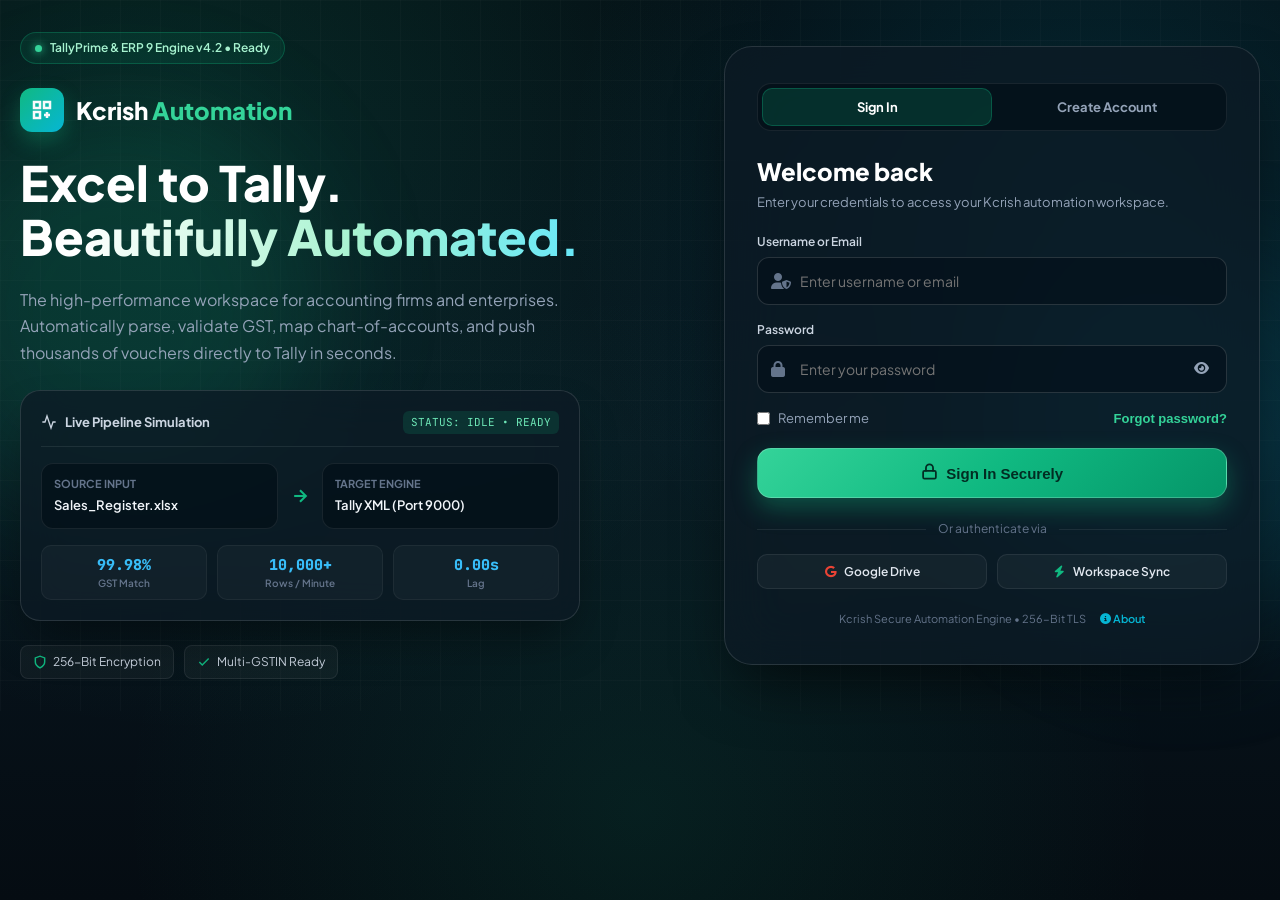
<file: masters.html>
<!DOCTYPE html>
<html lang="en">
<head>
  <meta charset="utf-8">
  <meta name="viewport" content="width=device-width, initial-scale=1.0">
  <meta name="description" content="Kcrish Automation Suite - Master Management Module">
  <meta name="theme-color" content="#061219">
  <title>Kcrish Workspace • Master Management</title>
  <link rel="preconnect" href="https://fonts.googleapis.com">
  <link rel="preconnect" href="https://fonts.gstatic.com" crossorigin>
  <link href="https://fonts.googleapis.com/css2?family=Plus+Jakarta+Sans:wght@400;500;600;700;800&family=JetBrains+Mono:wght@400;600&display=swap" rel="stylesheet">
  <link rel="stylesheet" href="https://cdnjs.cloudflare.com/ajax/libs/font-awesome/6.4.0/css/all.min.css">
  <style>
    :root {
      --primary: #10b981;
      --primary-hover: #059669;
      --primary-light: #34d399;
      --cyan: #06b6d4;
      --bg-dark: #061118;
      --bg-card: rgba(12, 26, 36, 0.75);
      --border-card: rgba(255, 255, 255, 0.12);
      --text-main: #f8fafc;
      --text-muted: #94a3b8;
      --text-dim: #64748b;
      --font-main: 'Plus Jakarta Sans', system-ui, -apple-system, sans-serif;
      --font-mono: 'JetBrains Mono', monospace;
    }

    * { box-sizing: border-box; margin: 0; padding: 0; }

    body {
      font-family: var(--font-main);
      background-color: var(--bg-dark);
      color: var(--text-main);
      min-height: 100vh;
      display: flex;
      background-image: 
        radial-gradient(circle at 15% 15%, rgba(16, 185, 129, 0.12) 0%, transparent 45%),
        radial-gradient(circle at 85% 20%, rgba(6, 182, 212, 0.1) 0%, transparent 40%),
        linear-gradient(180deg, #050e14 0%, #081620 100%);
      background-attachment: fixed;
      opacity: 0;
      transform: translateY(8px);
      transition: opacity 0.35s ease-in-out, transform 0.35s ease-in-out;
      overflow-x: hidden;
    }

    body.page-loaded { opacity: 1; transform: translateY(0); }
    body.page-exiting { opacity: 0; transform: translateY(-8px); }

    /* Permanent Fixed Sidebar matching your exact buttons & theme */
    .sidebar {
      width: 260px;
      background: rgba(10, 22, 31, 0.95);
      border-right: 1px solid rgba(255, 255, 255, 0.08);
      backdrop-filter: blur(25px);
      -webkit-backdrop-filter: blur(25px);
      display: flex;
      flex-direction: column;
      padding: 16px 12px;
      position: fixed;
      top: 0; left: 0; height: 100vh;
      z-index: 50;
      overflow-y: auto;
      box-shadow: 10px 0 30px rgba(0, 0, 0, 0.5);
      transition: width 0.3s ease;
    }

    .brand-area {
      display: flex; align-items: center; gap: 10px;
      padding-bottom: 14px; border-bottom: 1px solid rgba(255, 255, 255, 0.08); margin-bottom: 14px;
    }

    .brand-logo {
      width: 38px; height: 38px; border-radius: 10px; background: linear-gradient(135deg, #10b981, #06b6d4);
      display: flex; align-items: center; justify-content: center; font-weight: 800; color: #022c22; font-size: 14px;
      box-shadow: 0 6px 16px rgba(16, 185, 129, 0.3); flex-shrink: 0;
    }

    .brand-title { font-size: 14px; font-weight: 800; color: #fff; white-space: nowrap; }
    .brand-subtitle { font-size: 10px; color: var(--text-muted); white-space: nowrap; }

    .menu-section-title { font-size: 9px; text-transform: uppercase; letter-spacing: 0.1em; color: var(--text-dim); font-weight: 700; margin: 10px 0 6px 8px; }
    .sidebar-nav { display: flex; flex-direction: column; gap: 3px; }
    .sidebar-link {
      display: flex; align-items: center; gap: 12px; padding: 9px 12px; border-radius: 10px;
      color: var(--text-muted); font-size: 12px; font-weight: 600; text-decoration: none;
      transition: all 0.2s ease; border: 1px solid transparent; white-space: nowrap;
    }
    .sidebar-link i { font-size: 14px; width: 18px; text-align: center; color: var(--text-dim); flex-shrink: 0; }
    .sidebar-link:hover, .sidebar-link.active {
      background: rgba(16, 185, 129, 0.12); border-color: rgba(16, 185, 129, 0.3); color: #fff;
    }
    .sidebar-link:hover i, .sidebar-link.active i { color: var(--primary-light); }

    body.sidebar-collapsed .sidebar { width: 72px; padding: 16px 8px; }
    body.sidebar-collapsed .brand-title, body.sidebar-collapsed .brand-subtitle, body.sidebar-collapsed .menu-section-title, body.sidebar-collapsed .sidebar-link span, body.sidebar-collapsed .user-name-text, body.sidebar-collapsed .sidebar-user-btn i:last-child { display: none !important; }
    body.sidebar-collapsed .main-content { margin-left: 72px; }
    body.sidebar-collapsed .sidebar-user-btn { justify-content: center; padding: 10px; }
    body.sidebar-collapsed .sidebar-link { justify-content: center; padding: 11px; }
    body.sidebar-collapsed .brand-area { justify-content: center; }

    .sidebar-user-btn {
      background: rgba(16, 185, 129, 0.08); border: 1px solid rgba(16, 185, 129, 0.25); border-radius: 12px;
      padding: 10px 12px; display: flex; align-items: center; justify-content: space-between; cursor: pointer;
      margin-bottom: 10px; color: #6ee7b7; font-family: inherit; width: 100%;
    }
    .sidebar-user-btn:hover { background: rgba(16, 185, 129, 0.15); border-color: rgba(16, 185, 129, 0.4); color: #fff; }
    .user-info-left { display: flex; align-items: center; gap: 8px; overflow: hidden; }
    .user-avatar-icon { width: 28px; height: 28px; border-radius: 50%; background: rgba(6, 182, 212, 0.2); display: flex; align-items: center; justify-content: center; color: var(--cyan); font-size: 12px; flex-shrink: 0; }
    .user-name-text { font-size: 12px; font-weight: 700; white-space: nowrap; overflow: hidden; text-overflow: ellipsis; max-width: 110px; }

    /* Main Content Area */
    .main-content { margin-left: 260px; flex: 1; display: flex; flex-direction: column; min-height: 100vh; overflow-y: auto; transition: margin-left 0.3s ease; }
    .top-bar-header {
      background: rgba(10, 22, 31, 0.85); border-bottom: 1px solid rgba(255, 255, 255, 0.08);
      backdrop-filter: blur(20px); padding: 12px 28px; display: flex; justify-content: space-between; align-items: center; position: sticky; top: 0; z-index: 40;
    }
    .top-bar-left { display: flex; align-items: center; gap: 16px; }
    .sidebar-toggle-btn {
      background: rgba(255, 255, 255, 0.06); border: 1px solid rgba(255, 255, 255, 0.1); color: var(--text-main);
      width: 36px; height: 36px; border-radius: 10px; cursor: pointer; display: flex; align-items: center; justify-content: center;
    }
    .top-bar-title h1 { font-size: 18px; font-weight: 800; color: #fff; }
    .top-bar-title p { font-size: 12px; color: var(--text-muted); }

    .live-sync-badge {
      display: inline-flex; align-items: center; gap: 6px; padding: 5px 12px; border-radius: 99px;
      background: rgba(16, 185, 129, 0.12); border: 1px solid rgba(16, 185, 129, 0.3); color: #6ee7b7; font-size: 11px; font-weight: 700;
    }
    .live-sync-badge span { width: 6px; height: 6px; border-radius: 50%; background: var(--primary); box-shadow: 0 0 8px var(--primary); }

    .content-body { padding: 28px; display: flex; flex-direction: column; gap: 24px; }

    /* Matching Dark Glassmorphic Hub Cards */
    .section-desc-box {
      background: var(--bg-card); border: 1px solid var(--border-card); border-radius: 20px; padding: 28px;
      backdrop-filter: blur(20px); box-shadow: 0 20px 40px rgba(0,0,0,0.4);
    }
    .section-desc-box h3 { font-size: 18px; font-weight: 800; color: #fff; margin-bottom: 6px; }
    .section-desc-box p { font-size: 13.5px; color: var(--text-muted); }

    .masters-grid {
      display: grid; grid-template-columns: repeat(2, 1fr); gap: 24px; margin-top: 20px;
    }
    .master-card {
      background: rgba(3, 14, 23, 0.7); border: 1px solid rgba(255, 255, 255, 0.1); border-radius: 16px; padding: 28px;
      text-decoration: none; transition: all 0.25s ease; display: flex; flex-direction: column; justify-content: space-between;
    }
    .master-card:hover {
      border-color: rgba(16, 185, 129, 0.4); transform: translateY(-3px);
      box-shadow: 0 15px 30px rgba(0,0,0,0.5), 0 0 15px rgba(16, 185, 129, 0.1);
    }
    .master-icon-box {
      width: 48px; height: 48px; border-radius: 12px; display: flex; align-items: center; justify-content: center;
      font-size: 20px; margin-bottom: 18px; box-shadow: 0 6px 16px rgba(0,0,0,0.3);
    }
    .master-card.item-master .master-icon-box { background: linear-gradient(135deg, #3b82f6, #1d4ed8); color: #fff; }
    .master-card.general-ledger .master-icon-box { background: linear-gradient(135deg, #10b981, #059669); color: #022c22; }

    .master-card h3 { font-size: 18px; font-weight: 800; color: #fff; margin-bottom: 6px; display: flex; align-items: center; justify-content: space-between; }
    .master-card h3 i { font-size: 14px; opacity: 0.5; transition: transform 0.2s; }
    .master-card:hover h3 i { opacity: 1; transform: translateX(4px); color: var(--primary-light); }
    .master-card p { font-size: 13px; color: var(--text-muted); line-height: 1.5; }

    /* Modal Styles */
    .modal-overlay { position: fixed; inset: 0; background: rgba(0, 0, 0, 0.7); backdrop-filter: blur(8px); display: none; align-items: center; justify-content: center; z-index: 100; padding: 16px; }
    .modal-overlay.open { display: flex; }
    .modal-box { background: #091722; border: 1px solid rgba(255, 255, 255, 0.15); border-radius: 20px; width: 100%; max-width: 400px; padding: 28px; position: relative; }
    .modal-close-btn { position: absolute; top: 16px; right: 16px; background: rgba(255, 255, 255, 0.06); border: none; color: #94a3b8; width: 32px; height: 32px; border-radius: 50%; cursor: pointer; display: flex; align-items: center; justify-content: center; }
    .form-group { margin-bottom: 14px; }
    .form-label { display: block; font-size: 11px; font-weight: 600; color: #cbd5e1; margin-bottom: 6px; }
    .form-input { width: 100%; height: 42px; border-radius: 10px; border: 1px solid rgba(255,255,255,0.12); background: rgba(3,14,23,0.6); color: #fff; padding: 0 12px; font-size: 13px; outline: none; }
    .btn-action { background: rgba(16, 185, 129, 0.15); border: 1px solid rgba(16, 185, 129, 0.35); color: #34d399; padding: 10px 16px; border-radius: 10px; font-weight: 700; font-size: 13px; cursor: pointer; text-decoration: none; display: inline-flex; align-items: center; justify-content: center; gap: 8px; width: 100%; }
    .btn-action:hover { background: rgba(16, 185, 129, 0.25); color: #fff; }

    @media(max-width: 900px) { .masters-grid { grid-template-columns: 1fr; } }
  </style>
</head>
<body>

<aside class="sidebar">
  <div class="brand-area">
    <div class="brand-logo">KA</div>
    <div>
      <div class="brand-title">Kcrish Suite</div>
      <div class="brand-subtitle">Automation v4.2</div>
    </div>
  </div>

  <button class="sidebar-user-btn" id="openProfileModal" title="Account Settings">
    <div class="user-info-left">
      <div class="user-avatar-icon"><i class="fa-solid fa-user"></i></div>
      <span class="user-name-text" id="headerUsernameText">Account</span>
    </div>
    <i class="fa-solid fa-chevron-down" style="font-size: 10px; opacity: 0.7;"></i>
  </button>

  <div class="menu-section-title">Navigation Menu</div>
  <nav class="sidebar-nav">
    <a href="dashboard.html" class="sidebar-link"><i class="fa-solid fa-chart-line"></i> <span>Dashboard</span></a>
    <a href="converter.html" class="sidebar-link"><i class="fa-solid fa-file-excel"></i> <span>Converter</span></a>
    <a href="masters.html" class="sidebar-link active"><i class="fa-solid fa-database"></i> <span>Masters</span></a>
    <a href="purchase.html" class="sidebar-link"><i class="fa-solid fa-cart-shopping"></i> <span>Purchase</span></a>
    <a href="restore.html" class="sidebar-link"><i class="fa-solid fa-rotate-left"></i> <span>Restore</span></a>
    <a href="about.html" class="sidebar-link"><i class="fa-solid fa-circle-info"></i> <span>About &amp; Info</span></a>
  </nav>

  <div style="margin-top: auto; padding-top: 12px; border-top: 1px solid rgba(255,255,255,0.08);">
    <button class="sidebar-link" id="logoutBtn" style="width: 100%; background: rgba(239, 68, 68, 0.1); border-color: rgba(239, 68, 68, 0.25); color: #fca5a5; cursor: pointer; text-align: left;">
      <i class="fa-solid fa-right-from-bracket" style="color: #f87171;"></i>
      <span>Logout</span>
    </button>
  </div>
</aside>

<main class="main-content">
  <header class="top-bar-header">
    <div class="top-bar-left">
      <button class="sidebar-toggle-btn" id="sidebarToggle" title="Toggle Sidebar">
        <i class="fa-solid fa-bars"></i>
      </button>
      <div class="top-bar-title">
        <h1>Master Management</h1>
        <p>Select a master type to configure and generate XML</p>
      </div>
    </div>
    <div class="top-bar-right">
      <div class="live-sync-badge"><span></span> Live Sync</div>
    </div>
  </header>

  <div class="content-body">
    <div class="section-desc-box">
      <h3>Available Masters</h3>
      <p>Choose whether you want to manage stock items or general accounts.</p>
      
      <div class="masters-grid">
        <!-- Item Master Card linked to item-master.html -->
        <a href="item-master.html" class="master-card item-master">
          <div>
            <div class="master-icon-box">
              <i class="fa-solid fa-boxes-stacked"></i>
            </div>
            <h3>Item Master <i class="fa-solid fa-arrow-right"></i></h3>
            <p>Manage stock inventory items, units, and categories with ready XML sync.</p>
          </div>
        </a>

        <!-- General Ledger Card linked to ledger-master.html -->
        <a href="ledger-master.html" class="master-card general-ledger">
          <div>
            <div class="master-icon-box">
              <i class="fa-solid fa-book"></i>
            </div>
            <h3>General Ledger <i class="fa-solid fa-arrow-right"></i></h3>
            <p>Create and sync general ledgers, party accounts, and sundry creditors.</p>
          </div>
        </a>
      </div>
    </div>
  </div>
</main>

<!-- Profile Settings Modal -->
<div class="modal-overlay" id="profileModal">
  <div class="modal-box">
    <button type="button" class="modal-close-btn" id="closeProfileModal">✕</button>
    <h3 style="font-size:18px; color:#fff; margin-bottom:6px;">Profile Settings</h3>
    <p style="font-size:12px; color:var(--text-muted); margin-bottom:20px;">Manage your profile credentials securely.</p>
    
    <form id="profileUpdateForm">
      <div class="form-group">
        <label class="form-label">USERNAME</label>
        <input type="text" id="modalUsername" class="form-input" />
      </div>
      <div class="form-group">
        <label class="form-label">NEW PASSWORD</label>
        <input type="password" id="modalNewPassword" placeholder="Minimum 8 characters" class="form-input" />
      </div>
      <button type="submit" class="btn-action" style="height: 44px; margin-top: 6px;">Save Changes</button>
      <div id="modalStatus" style="font-size: 12px; text-align: center; margin-top: 10px; min-height: 18px;"></div>
    </form>
  </div>
</div>

<script>
  const APPS_SCRIPT_URL = "https://script.google.com/macros/s/AKfycbyHmWpBKGd94Qj7NbGAweH5SZHeHUkVIw8lDBAA5HFqAy56dW2RkdTeXQ3eQRSIHwEmgQ/exec";

  document.addEventListener("DOMContentLoaded", () => {
    setTimeout(() => { document.body.classList.add("page-loaded"); }, 40);

    const sidebarToggle = document.getElementById('sidebarToggle');
    if (sidebarToggle) {
      sidebarToggle.addEventListener('click', () => { document.body.classList.toggle('sidebar-collapsed'); });
    }

    document.querySelectorAll("a").forEach(link => {
      link.addEventListener("click", function(e) {
        const targetUrl = this.getAttribute("href");
        if (!targetUrl || targetUrl.startsWith("#") || (targetUrl.startsWith("http") && !targetUrl.includes(window.location.hostname))) return;
        e.preventDefault();
        document.body.classList.remove("page-loaded");
        document.body.classList.add("page-exiting");
        setTimeout(() => { window.location.href = targetUrl; }, 350);
      });
    });

    const username = localStorage.getItem('client_username');
    if (!username) { window.location.href = 'index.html'; return; }

    document.getElementById('headerUsernameText').textContent = username;
    document.getElementById('modalUsername').value = username;

    const modal = document.getElementById('profileModal');
    document.getElementById('openProfileModal').addEventListener('click', () => modal.classList.add('open'));
    document.getElementById('closeProfileModal').addEventListener('click', () => modal.classList.remove('open'));
    modal.addEventListener('click', (e) => { if (e.target === modal) modal.classList.remove('open'); });

    document.getElementById('logoutBtn').addEventListener('click', () => {
      document.body.classList.remove("page-loaded");
      document.body.classList.add("page-exiting");
      setTimeout(() => {
        localStorage.removeItem('client_username');
        localStorage.removeItem('active_user_folder');
        localStorage.removeItem('google_access_token');
        window.location.href = 'index.html';
      }, 350);
    });
  });
</script>
</body>
</html>
</file>
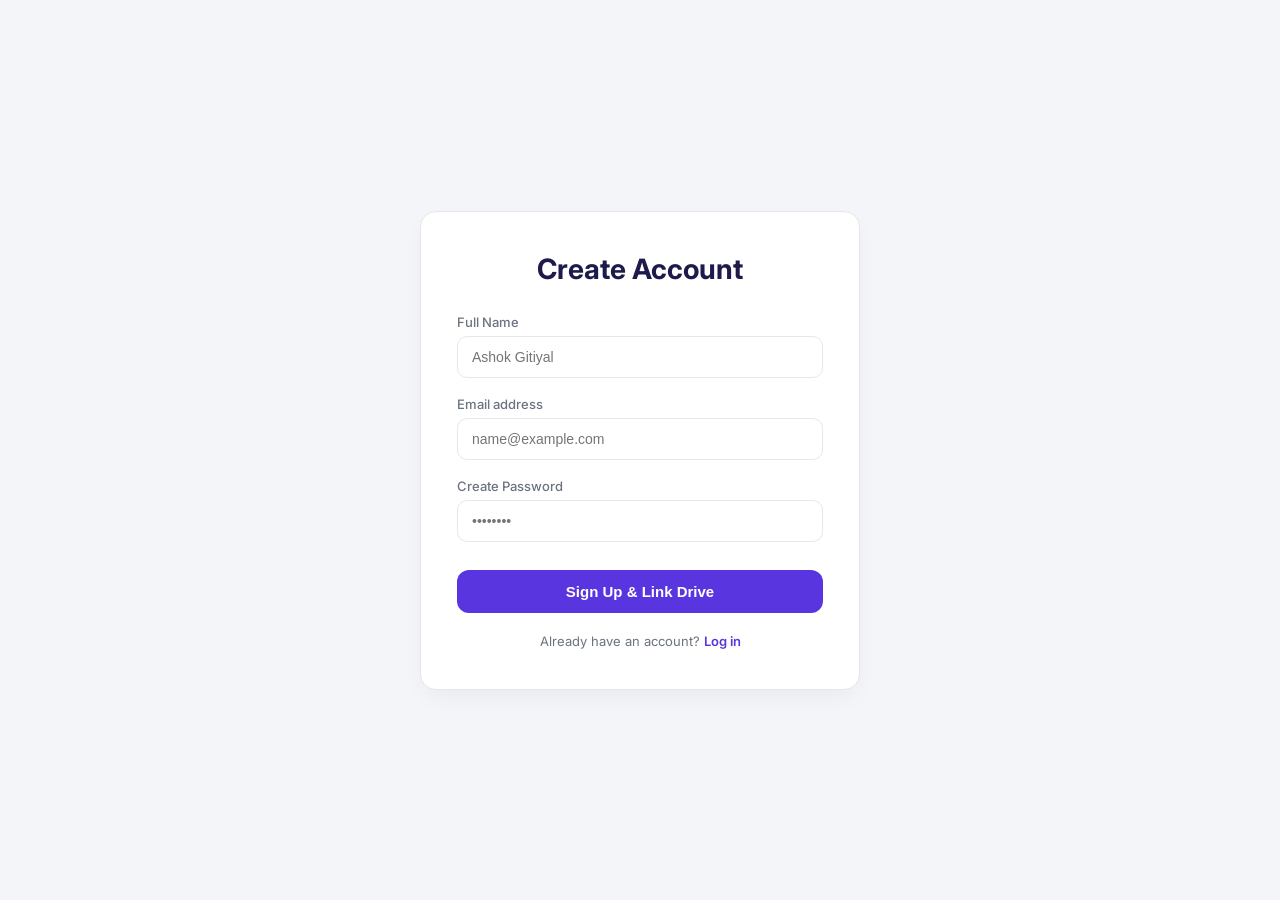
<file: signup.html>
<!DOCTYPE html>
<html lang="hi">
<head>
  <meta charset="UTF-8" />
  <meta name="viewport" content="width=device-width, initial-scale=1.0" />
  <title>Kcrish Tally Suite - Sign Up</title>
  <script src="https://accounts.google.com/gsi/client" async defer></script>
  <link href="https://fonts.googleapis.com/css2?family=Inter:wght@400;500;600;700&display=swap" rel="stylesheet">
  <link rel="stylesheet" href="https://cdnjs.cloudflare.com/ajax/libs/font-awesome/6.4.0/css/all.min.css">
  
  <style>
    :root {
      --primary: #5835df;
      --primary-hover: #4729c6;
      --bg: #f4f5f9;
      --card-bg: #ffffff;
      --text: #1e1b4b;
      --text-muted: #6b7280;
      --border: #e5e7eb;
      --radius: 16px;
    }
    * { box-sizing: border-box; }
    body {
      font-family: 'Inter', sans-serif;
      background: var(--bg);
      margin: 0; min-height: 100vh;
      display: flex; justify-content: center; align-items: center; padding: 20px; color: var(--text);
    }
    .auth-card {
      width: 100%; max-width: 440px; background: var(--card-bg);
      padding: 40px 36px; border-radius: var(--radius);
      box-shadow: 0 10px 25px -5px rgba(0, 0, 0, 0.05);
      border: 1px solid var(--border); text-align: center;
    }
    h2 { margin: 0 0 28px 0; font-size: 28px; font-weight: 700; color: var(--text); }
    .input-field-group { text-align: left; margin-bottom: 18px; }
    .input-field-group label { display: block; font-size: 13px; font-weight: 500; color: var(--text-muted); margin-bottom: 6px; }
    .input-wrapper input {
      width: 100%; padding: 12px 14px; border: 1px solid var(--border); border-radius: 10px; font-size: 14px; outline: none; background: #fff;
    }
    .input-wrapper input:focus { border-color: var(--primary); }
    .btn-main {
      width: 100%; background: var(--primary); color: white; border: none; padding: 13px;
      border-radius: 12px; font-size: 15px; font-weight: 600; cursor: pointer; margin-top: 10px; margin-bottom: 20px;
    }
    .btn-main:hover { background: var(--primary-hover); }
    .auth-footer-links { font-size: 13px; color: var(--text-muted); }
    .auth-footer-links a { color: var(--primary); text-decoration: none; font-weight: 600; }
  </style>
</head>
<body>

<div class="auth-card">
  <h2>Create Account</h2>

  <div class="input-field-group">
    <label>Full Name</label>
    <div class="input-wrapper">
      <input type="text" id="regName" placeholder="Ashok Gitiyal" />
    </div>
  </div>

  <div class="input-field-group">
    <label>Email address</label>
    <div class="input-wrapper">
      <input type="email" id="regEmail" placeholder="name@example.com" />
    </div>
  </div>

  <div class="input-field-group">
    <label>Create Password</label>
    <div class="input-wrapper">
      <input type="password" id="regPassword" placeholder="••••••••" />
    </div>
  </div>

  <button class="btn-main" onclick="handleGoogleSignup()">Sign Up & Link Drive</button>

  <div class="auth-footer-links">
    Already have an account? <a href="index.html">Log in</a>
  </div>
</div>

<script>
const CLIENT_ID = "306902298167-6o9o8o84955pu92k5k07u5al7djhp6op.apps.googleusercontent.com";
const SCOPES = "https://www.googleapis.com/auth/drive.file";

let tokenClient;

window.onload = function() {
  tokenClient = google.accounts.oauth2.initTokenClient({
    client_id: CLIENT_ID,
    scope: SCOPES,
    callback: (response) => {
      if (response.error !== undefined) {
        alert("Google Authentication failed!");
        return;
      }
      localStorage.setItem("google_access_token", response.access_token);
      let nameVal = document.getElementById("regName").value || document.getElementById("regEmail").value || "New User";
      localStorage.setItem("client_username", nameVal);
      window.location.href = "dashboard.html";
    },
  });
};

function handleGoogleSignup() {
  let name = document.getElementById("regName").value;
  let email = document.getElementById("regEmail").value;
  if(!name || !email) {
    alert("Please fill in your name and email.");
    return;
  }
  tokenClient.requestAccessToken({ prompt: 'consent' });
}
</script>
</body>
</html>
</file>
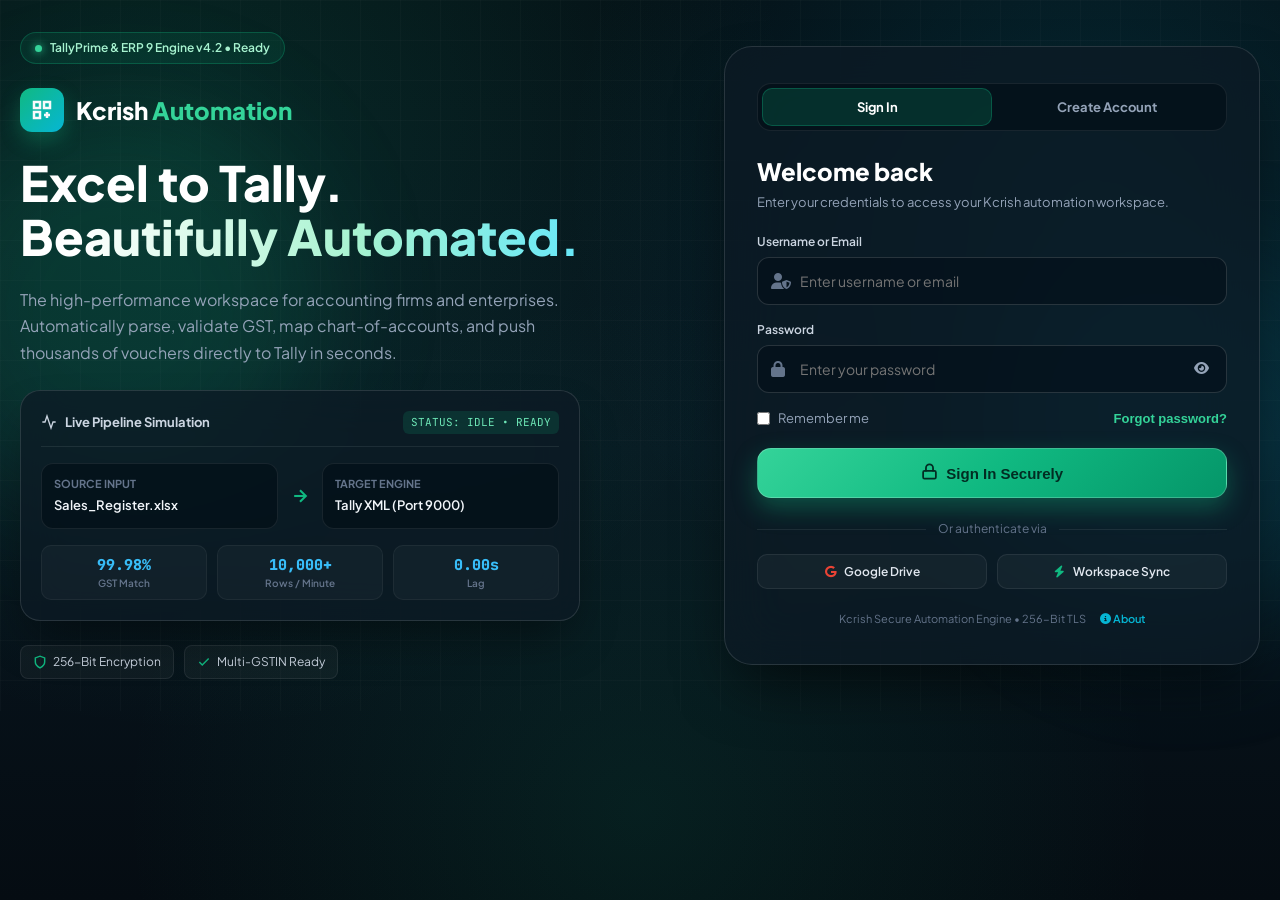
<file: tally.html>
<!DOCTYPE html>
<html lang="en">
<head>
<meta charset="utf-8">
<meta name="viewport" content="width=device-width, initial-scale=1.0">
<meta name="description" content="Kcrish Automation Workspace - Architecture & Project Learnings">
<meta name="theme-color" content="#061219">
<title>Kcrish Workspace • Architecture & System Info</title>
<link rel="preconnect" href="https://fonts.googleapis.com">
<link rel="preconnect" href="https://fonts.gstatic.com" crossorigin>
<link href="https://fonts.googleapis.com/css2?family=Plus+Jakarta+Sans:wght@400;500;600;700;800&family=JetBrains+Mono:wght@400;600&display=swap" rel="stylesheet">
<link rel="stylesheet" href="https://cdnjs.cloudflare.com/ajax/libs/font-awesome/6.4.0/css/all.min.css">
<style>
:root {
  --primary: #10b981;
  --primary-hover: #059669;
  --primary-light: #34d399;
  --cyan: #06b6d4;
  --bg-dark: #061118;
  --bg-card: rgba(12, 26, 36, 0.75);
  --border-card: rgba(255, 255, 255, 0.12);
  --text-main: #f8fafc;
  --text-muted: #94a3b8;
  --text-dim: #64748b;
  --font-main: 'Plus Jakarta Sans', system-ui, -apple-system, sans-serif;
  --font-mono: 'JetBrains Mono', monospace;
}

* { box-sizing: border-box; margin: 0; padding: 0; }
body {
  font-family: var(--font-main);
  background-color: var(--bg-dark);
  color: var(--text-main);
  min-height: 100vh;
  display: flex;
  flex-direction: column;
  background-image: 
    radial-gradient(circle at 15% 15%, rgba(16, 185, 129, 0.12) 0%, transparent 45%),
    radial-gradient(circle at 85% 20%, rgba(6, 182, 212, 0.1) 0%, transparent 40%),
    linear-gradient(180deg, #050e14 0%, #081620 100%);
  background-attachment: fixed;
  padding: 24px;
}

header {
  display: flex;
  justify-content: space-between;
  align-items: center;
  max-width: 1300px;
  width: 100%;
  margin: 0 auto 20px;
  padding-bottom: 20px;
  border-bottom: 1px solid rgba(255, 255, 255, 0.08);
}
.brand-box { display: flex; align-items: center; gap: 12px; }
.brand-logo {
  width: 40px; height: 40px; border-radius: 10px; background: linear-gradient(135deg, #10b981, #06b6d4);
  display: flex; align-items: center; justify-content: center; font-weight: 800; color: #022c22;
}
.user-badge {
  background: rgba(16, 185, 129, 0.1); border: 1px solid rgba(16, 185, 129, 0.3);
  padding: 8px 16px; border-radius: 12px; font-size: 13px; color: #6ee7b7; display: flex; align-items: center; gap: 10px;
}
.logout-btn {
  background: rgba(239, 68, 68, 0.15); border: 1px solid rgba(239, 68, 68, 0.3); color: #fca5a5;
  padding: 6px 12px; border-radius: 8px; cursor: pointer; font-size: 12px; font-weight: 600;
}
.logout-btn:hover { background: rgba(239, 68, 68, 0.25); }

.nav-bar {
  max-width: 1300px; width: 100%; margin: 0 auto 24px; display: flex; gap: 10px; flex-wrap: wrap;
}
.nav-tab-link {
  background: rgba(255, 255, 255, 0.04); border: 1px solid rgba(255, 255, 255, 0.08);
  color: var(--text-muted); padding: 8px 16px; border-radius: 10px; font-size: 13px; font-weight: 600;
  text-decoration: none; display: inline-flex; align-items: center; gap: 8px; transition: all 0.2s;
}
.nav-tab-link:hover, .nav-tab-link.active {
  background: rgba(16, 185, 129, 0.15); border-color: rgba(16, 185, 129, 0.4); color: #fff;
}

.container {
  max-width: 1300px; width: 100%; margin: 0 auto; display: grid; grid-template-columns: 1fr 1fr; gap: 24px;
}

.card {
  background: var(--bg-card); border: 1px solid var(--border-card); border-radius: 20px; padding: 28px;
  backdrop-filter: blur(20px); box-shadow: 0 20px 40px rgba(0,0,0,0.4);
}
.card h3 { font-size: 18px; margin-bottom: 16px; color: #fff; display: flex; align-items: center; gap: 10px; }
.card p { font-size: 13px; color: var(--text-muted); line-height: 1.6; margin-bottom: 14px; }

.tech-badge {
  display: inline-block; background: rgba(6, 182, 212, 0.12); border: 1px solid rgba(6, 182, 212, 0.3);
  color: #67e8f9; padding: 4px 10px; border-radius: 6px; font-size: 11px; font-family: var(--font-mono); margin-right: 6px; margin-bottom: 8px;
}

.highlight-box {
  background: rgba(3, 14, 23, 0.6); border-left: 4px solid var(--primary); padding: 14px 18px; border-radius: 0 12px 12px 0; margin: 16px 0; font-size: 13px; color: #cbd5e1;
}

@media(max-width: 1000px) { .container { grid-template-columns: 1fr; } }
</style>
</head>
<body>

<header>
  <div class="brand-box">
    <div class="brand-logo">KA</div>
    <div>
      <h2 style="font-size:18px; color:#fff;">Kcrish Automation Suite</h2>
      <span style="font-size:11px; color:var(--text-muted);">System Architecture &amp; Knowledge Hub</span>
    </div>
  </div>
  <div style="display:flex; align-items:center; gap:16px;">
    <div class="user-badge" id="userInfoDisplay">
      <i class="fa-solid fa-folder-open"></i> <span id="userPathText">/Kcrish_Data/Users/Default/</span>
    </div>
    <button class="logout-btn" id="logoutBtn"><i class="fa-solid fa-right-from-bracket"></i> Logout</button>
  </div>
</header>

<nav class="nav-bar">
  <a href="dashboard.html" class="nav-tab-link"><i class="fa-solid fa-chart-line"></i> Dashboard</a>
  <a href="converter.html" class="nav-tab-link"><i class="fa-solid fa-file-excel"></i> Converter</a>
  <a href="ledger.html" class="nav-tab-link"><i class="fa-solid fa-book"></i> Ledgers</a>
  <a href="masters.html" class="nav-tab-link"><i class="fa-solid fa-database"></i> Masters</a>
  <a href="purchase.html" class="nav-tab-link"><i class="fa-solid fa-cart-shopping"></i> Purchase</a>
  <a href="restore.html" class="nav-tab-link"><i class="fa-solid fa-rotate-left"></i> Restore</a>
  <a href="tally.html" class="nav-tab-link active"><i class="fa-solid fa-circle-info"></i> System Info</a>
</nav>

<main class="container">
  <!-- Left Panel: Core Philosophy & Learnings -->
  <section class="card">
    <h3><i class="fa-solid fa-lightbulb" style="color:var(--primary)"></i> Engineering Philosophy &amp; Learnings</h3>
    <p>The <strong>Kcrish Automation Suite</strong> was built to solve real-world financial data friction between messy client spreadsheets and enterprise accounting engines like TallyPrime.</p>
    
    <div class="highlight-box">
      <strong>Core Takeaway:</strong> Modern automation doesn't always need heavy server infrastructure or brittle browser-to-desktop API calls. Client-side local compute combined with standardized CSV exchange is infinitely more reliable.
    </div>

    <p><strong>Key Architectural Pillars:</strong></p>
    <div style="margin-top: 10px;">
      <span class="tech-badge">Zero CORS Overhead</span>
      <span class="tech-badge">Local SheetJS Parsing</span>
      <span class="tech-badge">Smart Column Auto-Mapper</span>
      <span class="tech-badge">Offline First Jugad</span>
    </div>
  </section>

  <!-- Right Panel: User Guide & System Overview -->
  <section class="card">
    <h3><i class="fa-solid fa-book-open" style="color:var(--cyan)"></i> User Guide &amp; System Modules</h3>
    <p>This workspace serves as a unified suite for financial data transformation. Here is what has been engineered so far:</p>
    
    <ul style="padding-left: 18px; font-size: 13px; color: var(--text-muted); line-height: 1.8;">
      <li><strong>Converter Module:</strong> Normalizes varied raw supplier formats into uniform accounting structures.</li>
      <li><strong>Ledgers &amp; Masters:</strong> Automatically categorizes party heads, inventory items, and group allocations.</li>
      <li><strong>Purchase &amp; Sales Hub:</strong> Processes bulk transactional logs (spanning thousands of rows) instantly.</li>
      <li><strong>Restore Hub:</strong> Maintains user session backups and data persistence via browser LocalStorage.</li>
    </ul>

    <div class="highlight-box" style="border-left-color: var(--cyan); margin-top: 20px;">
      <em>"Simplicity is the ultimate sophistication."</em> — Designed for high-speed offline accounting operations without network bottlenecks.
    </div>
  </section>
</main>

<script>
(() => {
  const username = localStorage.getItem('client_username');
  const userFolder = localStorage.getItem('active_user_folder');

  if (!username) {
    window.location.href = 'index.html';
    return;
  }

  document.getElementById('userPathText').textContent = userFolder || '/Kcrish_Data/Users/Default/';

  document.getElementById('logoutBtn').addEventListener('click', () => {
    localStorage.removeItem('client_username');
    localStorage.removeItem('active_user_folder');
    window.location.href = 'index.html';
  });
})();
</script>
</body>
</html>
</file>
<file: style.css>
:root {
  --primary: #10b981;
  --primary-hover: #059669;
  --primary-light: #34d399;
  --cyan: #06b6d4;
  --bg-dark: #061118;
  --bg-card: rgba(12, 26, 36, 0.75);
  --border-card: rgba(255, 255, 255, 0.12);
  --text-main: #f8fafc;
  --text-muted: #94a3b8;
  --text-dim: #64748b;
  --font-main: 'Plus Jakarta Sans', system-ui, -apple-system, sans-serif;
  --font-mono: 'JetBrains Mono', monospace;
}

* { box-sizing: border-box; margin: 0; padding: 0; }

body {
  font-family: var(--font-main);
  background-color: var(--bg-dark);
  color: var(--text-main);
  min-height: 100vh;
  display: flex;
  background-image: 
    radial-gradient(circle at 15% 15%, rgba(16, 185, 129, 0.12) 0%, transparent 45%),
    radial-gradient(circle at 85% 20%, rgba(6, 182, 212, 0.1) 0%, transparent 40%),
    linear-gradient(180deg, #050e14 0%, #081620 100%);
  background-attachment: fixed;
  opacity: 0;
  transform: translateY(8px);
  transition: opacity 0.35s ease-in-out, transform 0.35s ease-in-out;
  overflow-x: hidden;
}

body.page-loaded { opacity: 1; transform: translateY(0); }
body.page-exiting { opacity: 0; transform: translateY(-8px); }

/* Sidebar Layout */
.sidebar {
  width: 260px; background: rgba(10, 22, 31, 0.95); border-right: 1px solid rgba(255, 255, 255, 0.08);
  backdrop-filter: blur(25px); display: flex; flex-direction: column; padding: 16px 12px;
  position: fixed; top: 0; left: 0; height: 100vh; z-index: 50; overflow-y: auto;
  box-shadow: 10px 0 30px rgba(0, 0, 0, 0.5); transition: width 0.3s ease;
}
.brand-area { display: flex; align-items: center; gap: 10px; padding-bottom: 14px; border-bottom: 1px solid rgba(255, 255, 255, 0.08); margin-bottom: 14px; }
.brand-logo { width: 38px; height: 38px; border-radius: 10px; background: linear-gradient(135deg, #10b981, #06b6d4); display: flex; align-items: center; justify-content: center; font-weight: 800; color: #022c22; font-size: 14px; box-shadow: 0 6px 16px rgba(16, 185, 129, 0.3); flex-shrink: 0; }
.brand-title { font-size: 14px; font-weight: 800; color: #fff; white-space: nowrap; }
.brand-subtitle { font-size: 10px; color: var(--text-muted); white-space: nowrap; }

.menu-section-title { font-size: 9px; text-transform: uppercase; letter-spacing: 0.1em; color: var(--text-dim); font-weight: 700; margin: 10px 0 6px 8px; }
.sidebar-nav { display: flex; flex-direction: column; gap: 3px; }
.sidebar-link {
  display: flex; align-items: center; gap: 12px; padding: 9px 12px; border-radius: 10px;
  color: var(--text-muted); font-size: 12px; font-weight: 600; text-decoration: none;
  transition: all 0.2s ease; border: 1px solid transparent; white-space: nowrap;
}
.sidebar-link i { font-size: 14px; width: 18px; text-align: center; color: var(--text-dim); flex-shrink: 0; }
.sidebar-link:hover, .sidebar-link.active { background: rgba(16, 185, 129, 0.12); border-color: rgba(16, 185, 129, 0.3); color: #fff; }
.sidebar-link:hover i, .sidebar-link.active i { color: var(--primary-light); }

body.sidebar-collapsed .sidebar { width: 72px; padding: 16px 8px; }
body.sidebar-collapsed .brand-title, body.sidebar-collapsed .brand-subtitle, body.sidebar-collapsed .menu-section-title, body.sidebar-collapsed .sidebar-link span, body.sidebar-collapsed .user-name-text, body.sidebar-collapsed .sidebar-user-btn i:last-child { display: none !important; }
body.sidebar-collapsed .main-content { margin-left: 72px; }
body.sidebar-collapsed .sidebar-user-btn { justify-content: center; padding: 10px; }
body.sidebar-collapsed .sidebar-link { justify-content: center; padding: 11px; }
body.sidebar-collapsed .brand-area { justify-content: center; }

.sidebar-user-btn {
  background: rgba(16, 185, 129, 0.08); border: 1px solid rgba(16, 185, 129, 0.25); border-radius: 12px;
  padding: 10px 12px; display: flex; align-items: center; justify-content: space-between; cursor: pointer;
  margin-bottom: 10px; color: #6ee7b7; font-family: inherit; width: 100%;
}
.sidebar-user-btn:hover { background: rgba(16, 185, 129, 0.15); border-color: rgba(16, 185, 129, 0.4); color: #fff; }
.user-info-left { display: flex; align-items: center; gap: 8px; overflow: hidden; }
.user-avatar-icon { width: 28px; height: 28px; border-radius: 50%; background: rgba(6, 182, 212, 0.2); display: flex; align-items: center; justify-content: center; color: var(--cyan); font-size: 12px; flex-shrink: 0; }
.user-name-text { font-size: 12px; font-weight: 700; white-space: nowrap; overflow: hidden; text-overflow: ellipsis; max-width: 110px; }

/* Main Content Wrapper */
.main-content { margin-left: 260px; flex: 1; display: flex; flex-direction: column; min-height: 100vh; overflow-y: auto; transition: margin-left 0.3s ease; }
.top-bar-header {
  background: rgba(10, 22, 31, 0.85); border-bottom: 1px solid rgba(255, 255, 255, 0.08);
  backdrop-filter: blur(20px); padding: 12px 28px; display: flex; justify-content: space-between; align-items: center; position: sticky; top: 0; z-index: 40;
}
.top-bar-left { display: flex; align-items: center; gap: 16px; }
.sidebar-toggle-btn {
  background: rgba(255, 255, 255, 0.06); border: 1px solid rgba(255, 255, 255, 0.1); color: var(--text-main);
  width: 36px; height: 36px; border-radius: 10px; cursor: pointer; display: flex; align-items: center; justify-content: center;
}
.sidebar-toggle-btn:hover { background: rgba(255, 255, 255, 0.12); }
.top-bar-title h1 { font-size: 18px; font-weight: 800; color: #fff; }
.top-bar-title p { font-size: 12px; color: var(--text-muted); }
.top-bar-right { display: flex; align-items: center; gap: 12px; }

.live-sync-badge {
  display: inline-flex; align-items: center; gap: 6px; padding: 5px 12px; border-radius: 99px;
  background: rgba(16, 185, 129, 0.12); border: 1px solid rgba(16, 185, 129, 0.3); color: #6ee7b7; font-size: 11px; font-weight: 700;
}
.live-sync-badge span { width: 6px; height: 6px; border-radius: 50%; background: var(--primary); box-shadow: 0 0 8px var(--primary); }

.btn-back {
  background: rgba(255, 255, 255, 0.08); border: 1px solid rgba(255, 255, 255, 0.15); color: #fff;
  padding: 6px 14px; border-radius: 8px; font-weight: 600; font-size: 13px; text-decoration: none;
  display: inline-flex; align-items: center; gap: 6px; transition: background 0.2s;
}
.btn-back:hover { background: rgba(255, 255, 255, 0.15); }

.content-body { padding: 28px; display: flex; flex-direction: column; gap: 24px; }

/* Cards & Components */
.card {
  background: var(--bg-card); border: 1px solid var(--border-card); border-radius: 20px; padding: 28px;
  backdrop-filter: blur(20px); box-shadow: 0 20px 40px rgba(0,0,0,0.4); display: flex; flex-direction: column; gap: 20px;
}
.step-box {
  display: flex; align-items: center; justify-content: space-between; font-size: 13.5px; color: var(--text-muted);
  background: rgba(3, 14, 23, 0.5); padding: 14px 20px; border-radius: 14px; border: 1px solid rgba(255,255,255,0.08);
}
.btn-template {
  background: rgba(6, 182, 212, 0.15); border: 1px solid rgba(6, 182, 212, 0.3); color: #67e8f9;
  padding: 8px 16px; border-radius: 10px; font-weight: 700; font-size: 12.5px; cursor: pointer; display: inline-flex; align-items: center; gap: 6px; transition: all 0.2s;
}
.btn-template:hover { background: rgba(6, 182, 212, 0.25); color: #fff; }

.dropzone {
  border: 2px dashed rgba(255,255,255,0.15); border-radius: 16px; padding: 36px; text-align: center;
  background: rgba(3, 14, 23, 0.6); cursor: pointer; transition: all 0.2s;
}
.dropzone:hover { border-color: var(--primary); background: rgba(16, 185, 129, 0.04); }
.dropzone .icon { font-size: 36px; color: var(--primary-light); margin-bottom: 12px; }
.dropzone .msg { font-size: 14px; font-weight: 600; color: #fff; }

.btn-action {
  background: linear-gradient(135deg, #34d399, #10b981); color: #022c22; padding: 14px 20px; border-radius: 14px;
  font-weight: 800; font-size: 14.5px; cursor: pointer; border: none; display: flex; align-items: center; justify-content: center; gap: 8px;
  box-shadow: 0 10px 25px rgba(16, 185, 129, 0.3); transition: all 0.2s; width: 100%;
}
.btn-action:hover { opacity: 0.95; transform: translateY(-1px); box-shadow: 0 15px 30px rgba(16, 185, 129, 0.4); }
.alert { padding: 12px 16px; border-radius: 10px; font-size: 13px; display: none; }
</file>
